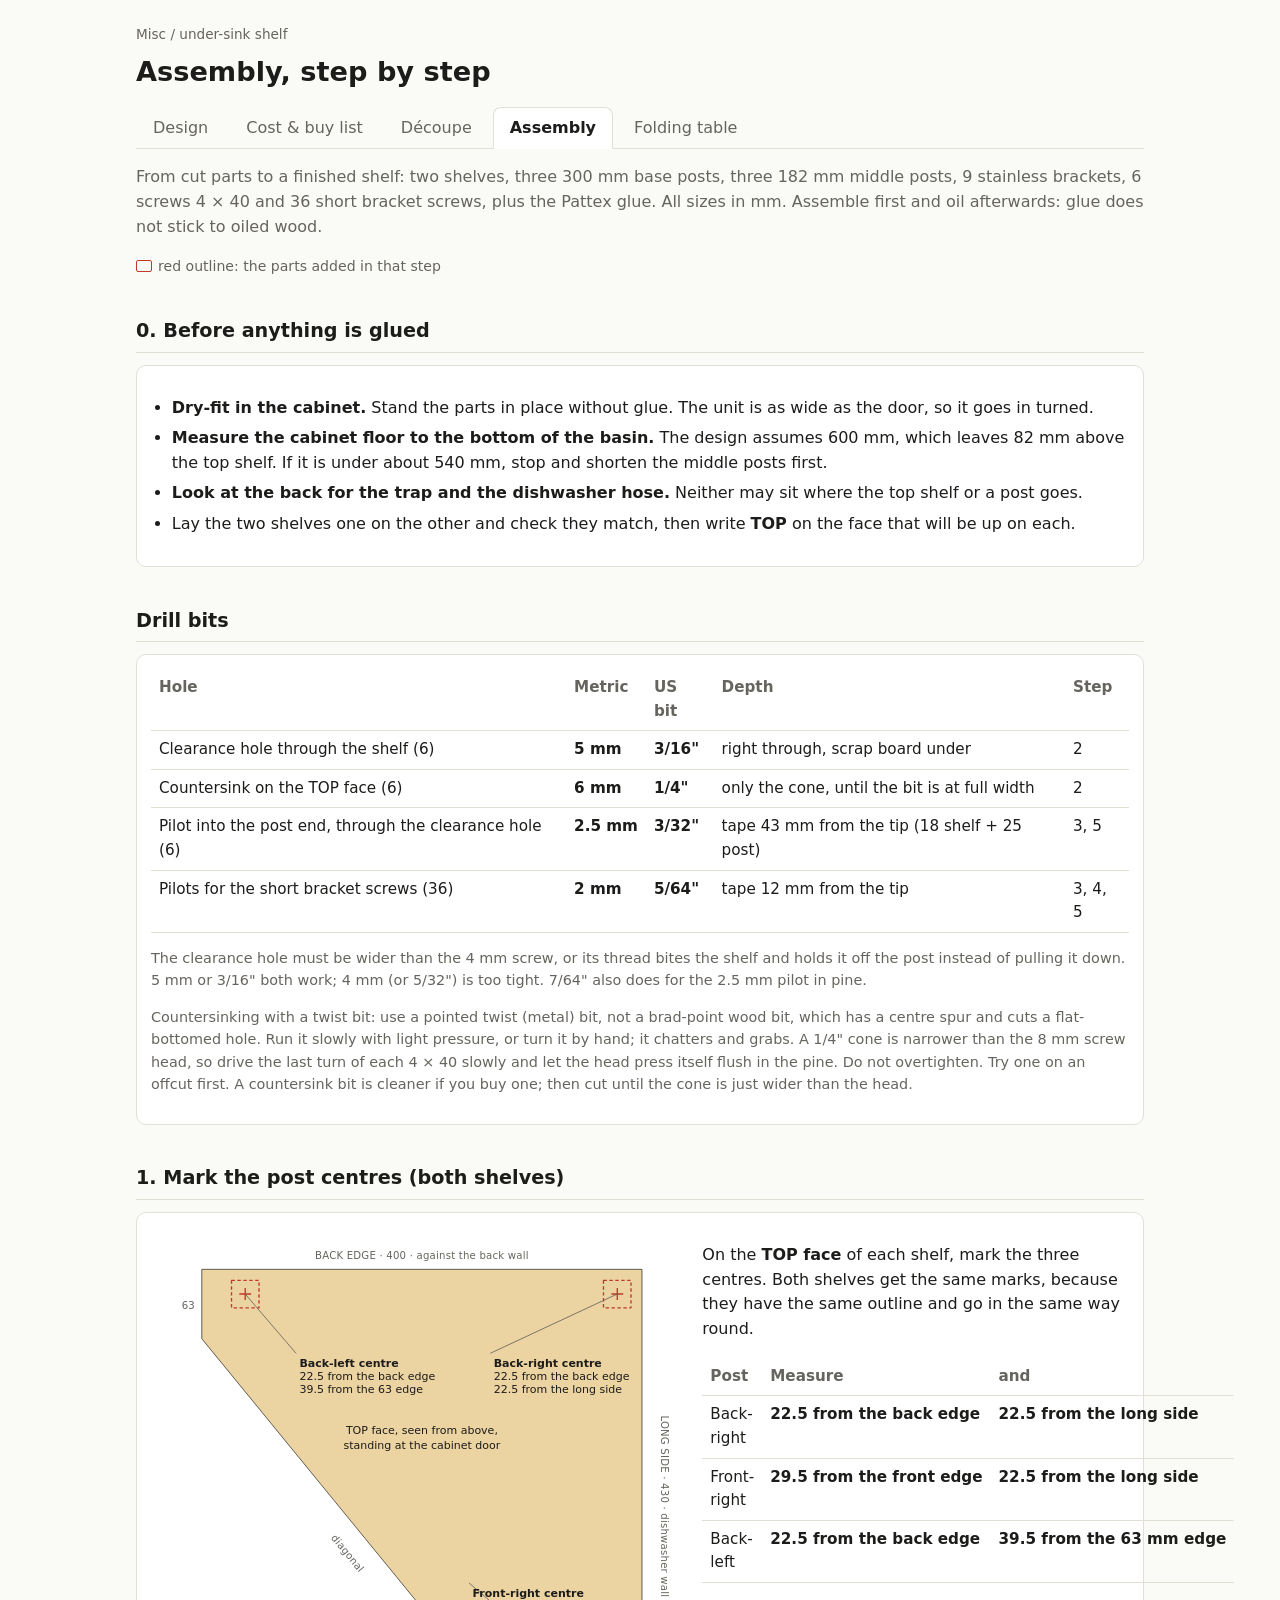
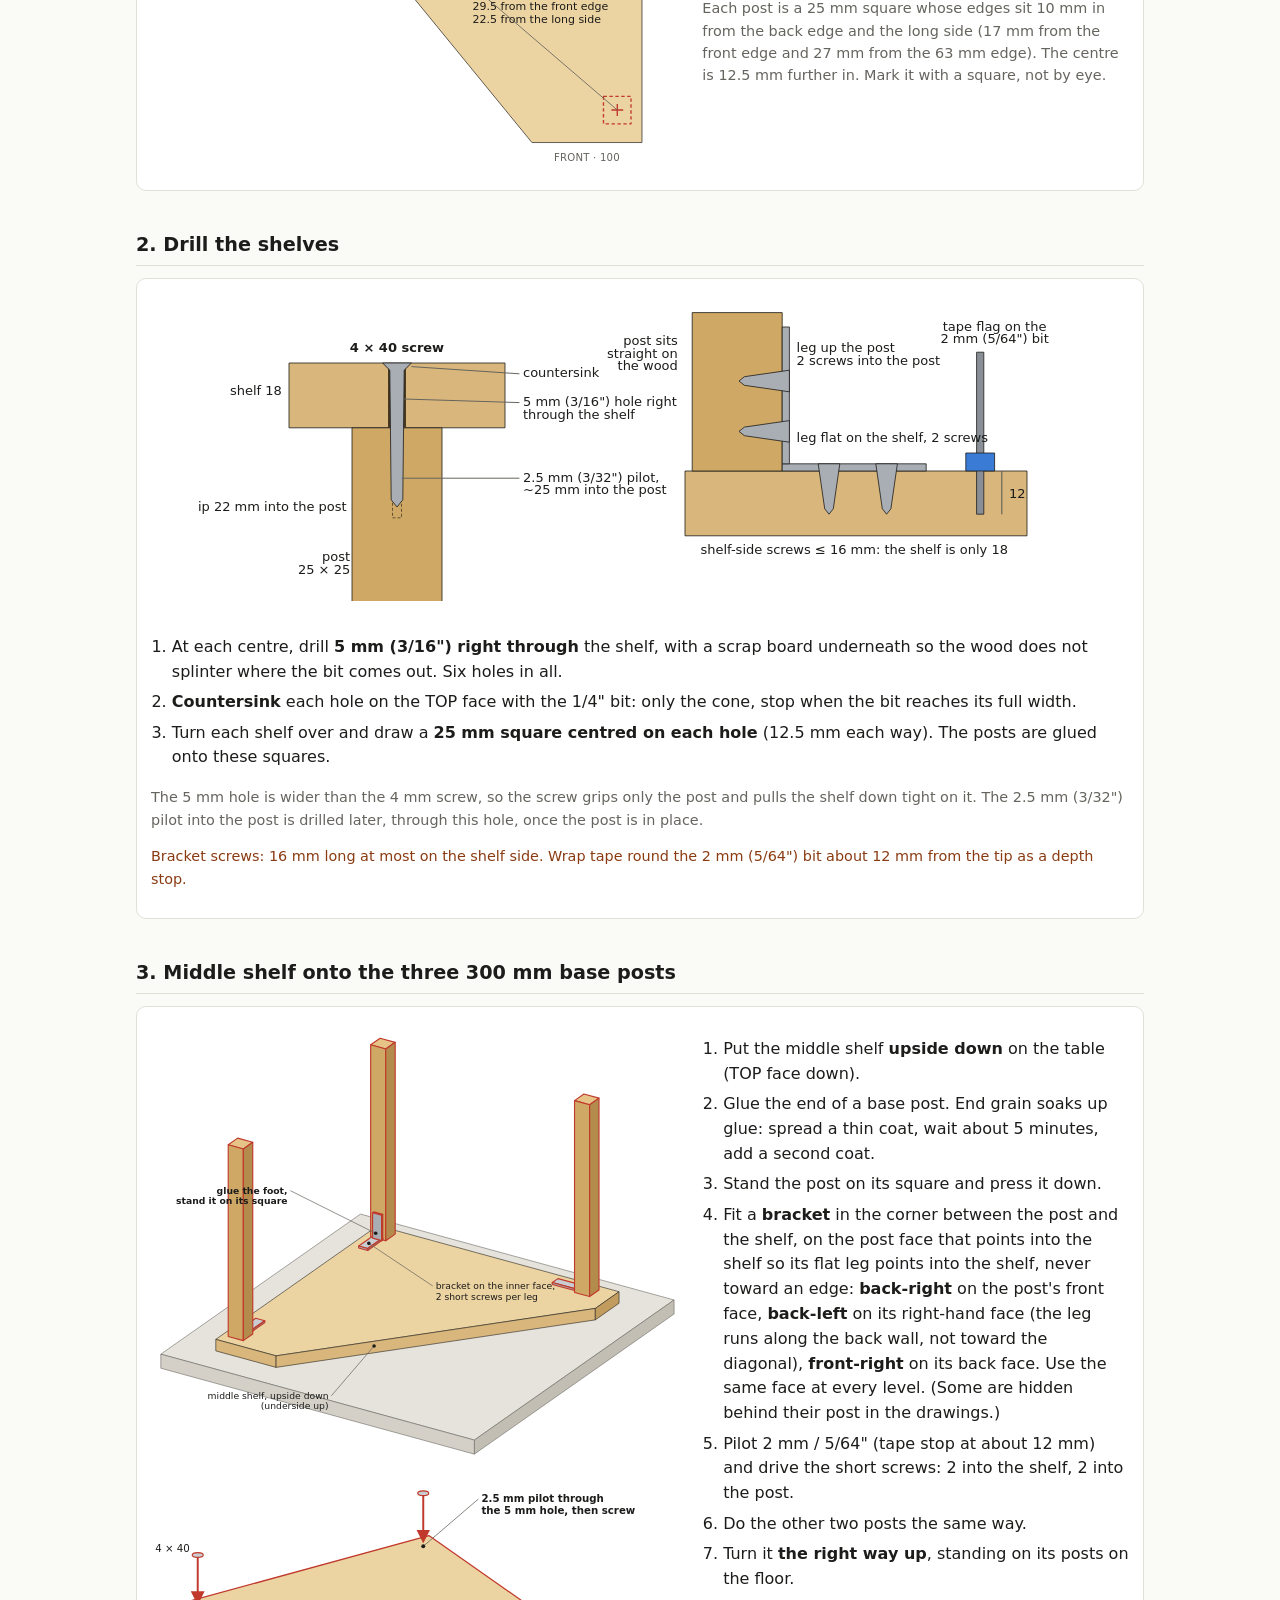
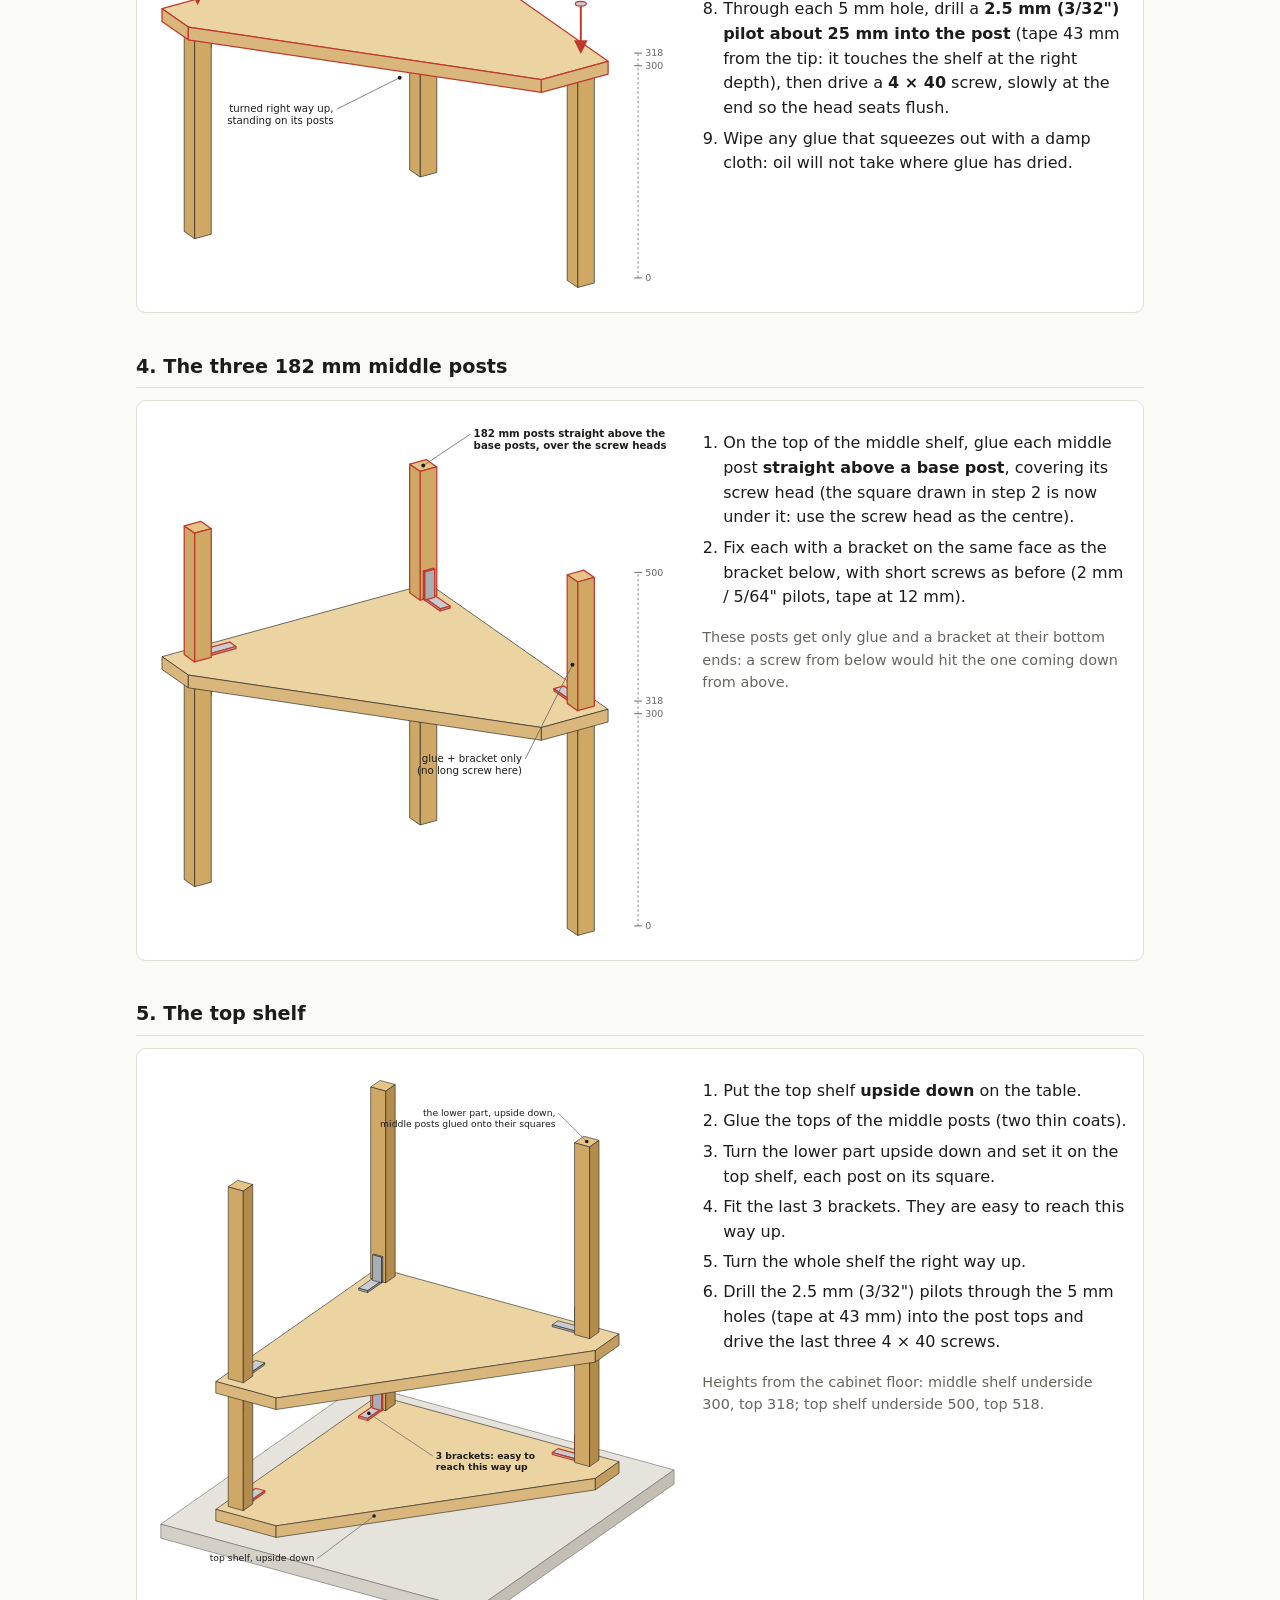
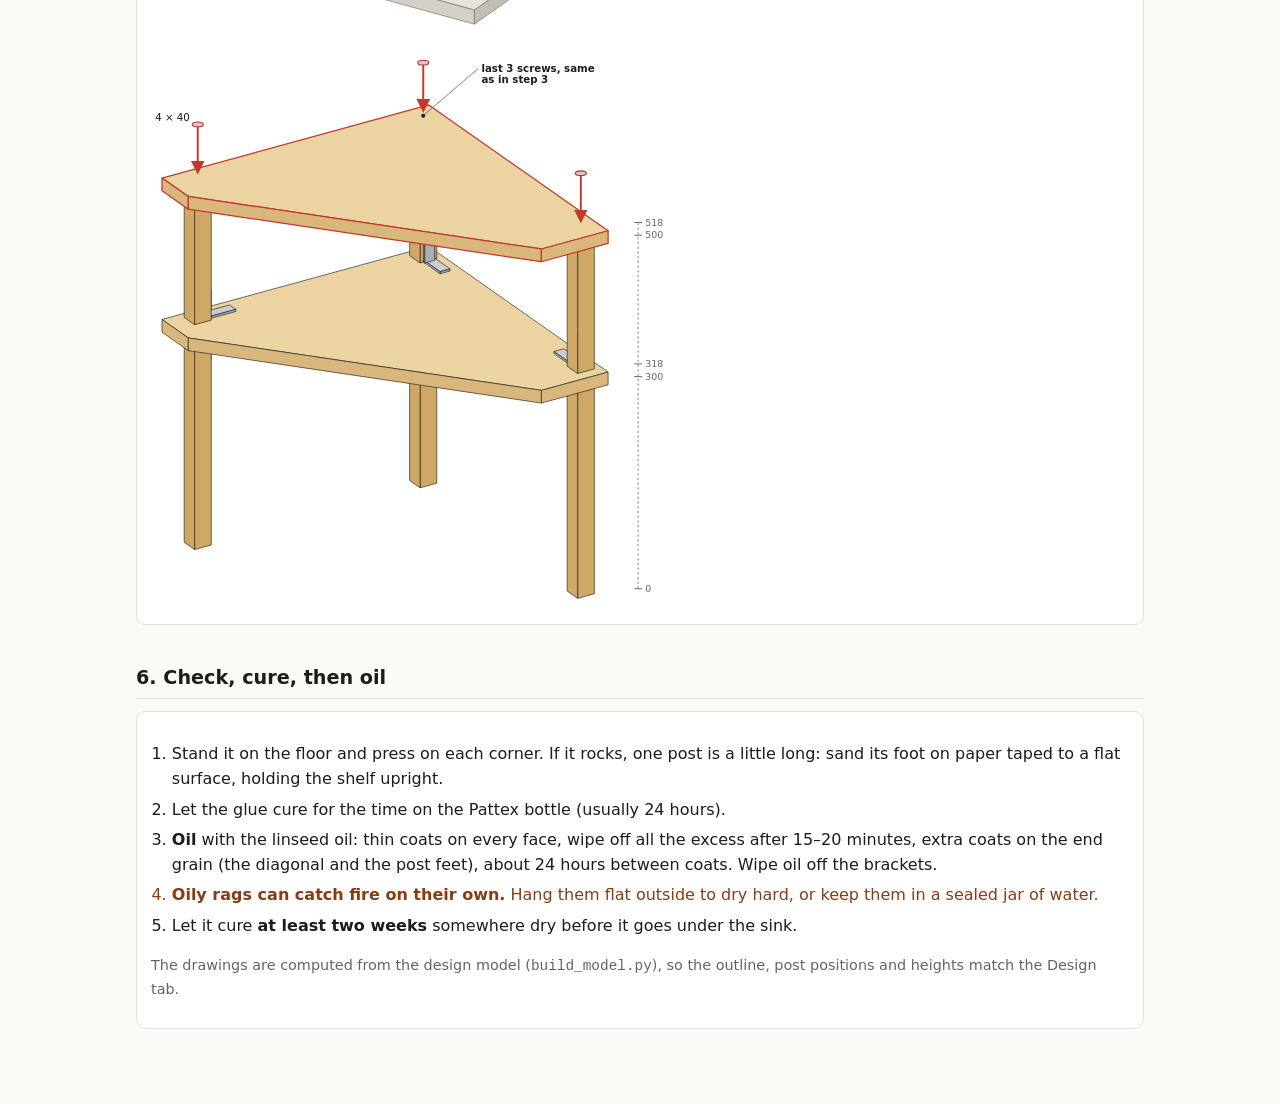
<file: under_sink_shelf/build.html>
<!doctype html>
<html lang="en">
<head>
<meta charset="utf-8">
<meta name="viewport" content="width=device-width, initial-scale=1">
<meta name="robots" content="noindex, nofollow">
<title>Shelf assembly steps</title>
<style>
  :root { --bg:#fafaf7; --fg:#1c1c1a; --mut:#66645e; --card:#ffffff; --line:#e2dfd6; --acc:#9a6a2f; --warn:#8a3b12; --ink:#1c1c1a;
          --pine-t:#ecd3a2; --pine-a:#d9b77c; --pine-b:#c29c5f; --post-t:#e6c387; --post-a:#cfa865; --post-b:#b38b4c;
          --steel-t:#c9ccd1; --steel-a:#a9adb4; --steel-b:#8a8f97; --table-t:#e6e3dc; --table-a:#d4d0c7; --table-b:#c3beb3;
          --new:#c0392b; --hole:#4a3a22; --tape:#3a7bd5; }
  @media (prefers-color-scheme: dark) {
    :root:not([data-theme="light"]) { --bg:#161513; --fg:#ece9e1; --mut:#a6a095; --card:#1f1e1b; --line:#3a3832; --acc:#d3a262; --warn:#f0a074; --ink:#ece9e1;
          --pine-t:#9c7c48; --pine-a:#81653a; --pine-b:#6a522e; --post-t:#a3814a; --post-a:#86683b; --post-b:#6d542f;
          --steel-t:#9aa0a8; --steel-a:#7d838c; --steel-b:#646971; --table-t:#34322d; --table-a:#2c2a26; --table-b:#25231f;
          --new:#ff7a6b; --hole:#1a140c; --tape:#6ea4f0; }
  }
  :root[data-theme="dark"] { --bg:#161513; --fg:#ece9e1; --mut:#a6a095; --card:#1f1e1b; --line:#3a3832; --acc:#d3a262; --warn:#f0a074; --ink:#ece9e1;
          --pine-t:#9c7c48; --pine-a:#81653a; --pine-b:#6a522e; --post-t:#a3814a; --post-a:#86683b; --post-b:#6d542f;
          --steel-t:#9aa0a8; --steel-a:#7d838c; --steel-b:#646971; --table-t:#34322d; --table-a:#2c2a26; --table-b:#25231f;
          --new:#ff7a6b; --hole:#1a140c; --tape:#6ea4f0; }
  * { box-sizing: border-box; }
  body { margin:0; background:var(--bg); color:var(--fg); font:16px/1.55 system-ui, -apple-system, "Segoe UI", sans-serif; }
  .wrap { max-width: 1040px; margin: 0 auto; padding: 24px 16px 64px; }
  h1 { font-size: 1.7rem; margin: .2em 0 .3em; }
  h2 { font-size: 1.2rem; margin: 2em 0 .6em; border-bottom: 1px solid var(--line); padding-bottom: .3em; }
  p.crumb { font-size: .85rem; color: var(--mut); margin: 0; }
  .lede, .note { color: var(--mut); }
  .note { font-size: .9rem; }
  nav.tabs { display: flex; gap: 4px; margin: 14px 0 6px; border-bottom: 1px solid var(--line); flex-wrap: wrap; }
  nav.tabs a { padding: 8px 16px; border: 1px solid transparent; border-bottom: none; border-radius: 8px 8px 0 0; text-decoration: none; color: var(--mut); }
  nav.tabs a[aria-current="page"] { background: var(--card); border-color: var(--line); color: var(--fg); font-weight: 600; margin-bottom: -1px; }
  .card { background: var(--card); border: 1px solid var(--line); border-radius: 10px; padding: 14px; margin: 12px 0; }
  .step { display: grid; grid-template-columns: minmax(0, 1.25fr) minmax(0, 1fr); gap: 18px; align-items: start; }
  .step.single { grid-template-columns: 1fr; }
  @media (max-width: 760px) { .step { grid-template-columns: 1fr; } }
  .figs { display: grid; gap: 10px; }
  svg { width: 100%; height: auto; display: block; margin: 0 auto; }
  svg text { fill: var(--ink); font-family: system-ui, sans-serif; font-size: 13px; }
  svg .lbl.b { font-weight: 650; }
  svg .lbl.edge { fill: var(--mut); font-size: 12px; letter-spacing: .02em; }
  svg .hnum { fill: var(--mut); font-size: 12px; font-variant-numeric: tabular-nums; }
  svg polygon, svg rect { stroke: var(--ink); stroke-width: .8; stroke-linejoin: round; }
  .pine-t { fill: var(--pine-t); } .pine-a { fill: var(--pine-a); } .pine-b { fill: var(--pine-b); }
  .post-t { fill: var(--post-t); } .post-a { fill: var(--post-a); } .post-b { fill: var(--post-b); }
  .steel-t { fill: var(--steel-t); } .steel-a { fill: var(--steel-a); } .steel-b { fill: var(--steel-b); }
  .table-t { fill: var(--table-t); stroke: var(--mut) !important; } .table-a { fill: var(--table-a); stroke: var(--mut) !important; } .table-b { fill: var(--table-b); stroke: var(--mut) !important; }
  svg .new { stroke: var(--new); stroke-width: 1.6; }
  .sq { fill: none; stroke: var(--new) !important; stroke-width: 1.6 !important; stroke-dasharray: 4 3; }
  .cross { stroke: var(--new); stroke-width: 1.6; fill: none; }
  .leader { stroke: var(--mut); stroke-width: 1; }
  .dot { fill: var(--ink); }
  .ext { stroke: var(--mut); stroke-width: 1; stroke-dasharray: 3 3; }
  .tick, .dim { stroke: var(--mut); stroke-width: 1.2; fill: none; }
  .screwline { stroke: var(--new); stroke-width: 2.5; }
  .screwhead { fill: var(--steel-t); stroke: var(--new); stroke-width: 1.5; }
  .arrowhead { fill: var(--new); stroke: none; }
  .hole { fill: var(--hole) !important; stroke: none !important; }
  .pilot { fill: none; stroke: var(--hole) !important; stroke-dasharray: 3 2; }
  .screw { fill: var(--steel-a); }
  .bit { fill: var(--steel-b); }
  .tape { fill: var(--tape); }
  .legend { display: flex; gap: 16px; flex-wrap: wrap; font-size: .88rem; color: var(--mut); margin: 6px 0 0; }
  .legend span::before { content: ""; display: inline-block; width: 14px; height: 10px; margin-right: 6px; vertical-align: -1px; border: 1.6px solid var(--new); border-radius: 2px; }
  ol, ul { padding-left: 1.3em; } li { margin: .35em 0; }
  table { width: 100%; border-collapse: collapse; font-size: .95rem; }
  th, td { text-align: left; padding: 7px 8px; border-bottom: 1px solid var(--line); vertical-align: top; }
  th { color: var(--mut); font-weight: 600; }
  td.v { white-space: nowrap; font-weight: 650; font-variant-numeric: tabular-nums; }
  .warn { color: var(--warn); }
  a { color: var(--acc); }
</style>
</head>
<body>
<div class="wrap">
  <p class="crumb">Misc / under-sink shelf</p>
  <h1>Assembly, step by step</h1>
  <nav class="tabs" aria-label="Shelf pages">
    <a href="index.html">Design</a>
    <a href="buy.html">Cost &amp; buy list</a>
    <a href="cuts.html">Découpe</a>
    <a href="build.html" aria-current="page">Assembly</a>
    <a href="table.html">Folding table</a>
  </nav>
  <p class="lede">From cut parts to a finished shelf: two shelves, three 300 mm base posts, three 182 mm middle posts,
  9 stainless brackets, 6 screws 4 × 40 and 36 short bracket screws, plus the Pattex glue. All sizes in mm.
  Assemble first and oil afterwards: glue does not stick to oiled wood.</p>
  <p class="legend"><span>red outline: the parts added in that step</span></p>

  <h2>0. Before anything is glued</h2>
  <div class="card">
    <ul>
      <li><strong>Dry-fit in the cabinet.</strong> Stand the parts in place without glue. The unit is as wide as the door, so it goes in turned.</li>
      <li><strong>Measure the cabinet floor to the bottom of the basin.</strong> The design assumes 600 mm, which leaves 82 mm above the top shelf. If it is under about 540 mm, stop and shorten the middle posts first.</li>
      <li><strong>Look at the back for the trap and the dishwasher hose.</strong> Neither may sit where the top shelf or a post goes.</li>
      <li>Lay the two shelves one on the other and check they match, then write <strong>TOP</strong> on the face that will be up on each.</li>
    </ul>
  </div>

  <h2>Drill bits</h2>
  <div class="card">
    <table>
      <tr><th>Hole</th><th>Metric</th><th>US bit</th><th>Depth</th><th>Step</th></tr>
      <tr><td>Clearance hole through the shelf (6)</td><td class="v">5 mm</td><td class="v">3/16"</td><td>right through, scrap board under</td><td>2</td></tr>
      <tr><td>Countersink on the TOP face (6)</td><td class="v">6 mm</td><td class="v">1/4"</td><td>only the cone, until the bit is at full width</td><td>2</td></tr>
      <tr><td>Pilot into the post end, through the clearance hole (6)</td><td class="v">2.5 mm</td><td class="v">3/32"</td><td>tape 43 mm from the tip (18 shelf + 25 post)</td><td>3, 5</td></tr>
      <tr><td>Pilots for the short bracket screws (36)</td><td class="v">2 mm</td><td class="v">5/64"</td><td>tape 12 mm from the tip</td><td>3, 4, 5</td></tr>
    </table>
    <p class="note">The clearance hole must be wider than the 4 mm screw, or its thread bites the shelf and holds it off the post instead of pulling it down. 5 mm or 3/16" both work; 4 mm (or 5/32") is too tight. 7/64" also does for the 2.5 mm pilot in pine.</p>
    <p class="note">Countersinking with a twist bit: use a pointed twist (metal) bit, not a brad-point wood bit, which has a centre spur and cuts a flat-bottomed hole. Run it slowly with light pressure, or turn it by hand; it chatters and grabs. A 1/4" cone is narrower than the 8 mm screw head, so drive the last turn of each 4 × 40 slowly and let the head press itself flush in the pine. Do not overtighten. Try one on an offcut first. A countersink bit is cleaner if you buy one; then cut until the cone is just wider than the head.</p>
  </div>

  <h2>1. Mark the post centres (both shelves)</h2>
  <div class="card step">
    <div class="figs"><svg viewBox="0 0 630 649" style="max-width:630px" role="img" aria-label="Top view of a shelf with the three 25 mm post squares and their centres"><polygon class="pine-t" points="580.0,50.0 60.0,50.0 60.0,131.9 450.0,609.0 580.0,609.0"/><rect class="sq" x="534.5" y="63.0" width="32.5" height="32.5"/><path class="cross" d="M543.8,79.2h14M550.8,72.2v14"/><rect class="sq" x="534.5" y="554.4" width="32.5" height="32.5"/><path class="cross" d="M543.8,570.6h14M550.8,563.6v14"/><rect class="sq" x="95.1" y="63.0" width="32.5" height="32.5"/><path class="cross" d="M104.3,79.2h14M111.3,72.2v14"/><text class="lbl edge" x="320" y="38" text-anchor="middle">BACK EDGE · 400 · against the back wall</text><text class="lbl edge" transform="translate(602,330) rotate(90)" text-anchor="middle">LONG SIDE · 430 · dishwasher wall</text><text class="lbl edge" x="515" y="631" text-anchor="middle">FRONT · 100</text><text class="lbl edge" x="52" y="97" text-anchor="end">63</text><text class="lbl edge" transform="translate(229,388) rotate(50.7)" text-anchor="middle">diagonal</text><text class="lbl" x="320" y="245" text-anchor="middle">TOP face, seen from above,</text><text class="lbl" x="320" y="262" text-anchor="middle">standing at the cabinet door</text><line class="leader" x1="550.8" y1="79.2" x2="400.8" y2="149.2"/><text class="lbl b" x="404.8" y="165.2" text-anchor="start">Back-right centre</text><text class="lbl" x="404.8" y="181.2" text-anchor="start">22.5 from the back edge</text><text class="lbl" x="404.8" y="196.2" text-anchor="start">22.5 from the long side</text><line class="leader" x1="111.3" y1="79.2" x2="171.3" y2="149.2"/><text class="lbl b" x="175.3" y="165.2" text-anchor="start">Back-left centre</text><text class="lbl" x="175.3" y="181.2" text-anchor="start">22.5 from the back edge</text><text class="lbl" x="175.3" y="196.2" text-anchor="start">39.5 from the 63 edge</text><line class="leader" x1="550.8" y1="570.6" x2="375.8" y2="420.6"/><text class="lbl b" x="379.8" y="436.6" text-anchor="start">Front-right centre</text><text class="lbl" x="379.8" y="452.6" text-anchor="start">29.5 from the front edge</text><text class="lbl" x="379.8" y="467.6" text-anchor="start">22.5 from the long side</text></svg></div>
    <div>
      <p>On the <strong>TOP face</strong> of each shelf, mark the three centres. Both shelves get the same marks, because they have the same outline and go in the same way round.</p>
      <table><tr><th>Post</th><th>Measure</th><th>and</th></tr><tr><td>Back-right</td><td class='v'>22.5 from the back edge</td><td class='v'>22.5 from the long side</td></tr><tr><td>Front-right</td><td class='v'>29.5 from the front edge</td><td class='v'>22.5 from the long side</td></tr><tr><td>Back-left</td><td class='v'>22.5 from the back edge</td><td class='v'>39.5 from the 63 mm edge</td></tr></table>
      <p class="note">Each post is a 25 mm square whose edges sit 10 mm in from the back edge and the long side
      (17 mm from the front edge and 27 mm from the 63 mm edge). The centre is 12.5 mm further in.
      Mark it with a square, not by eye.</p>
    </div>
  </div>

  <h2>2. Drill the shelves</h2>
  <div class="card step single">
    <div class="figs"><svg viewBox="0 -30 882 308" style="max-width:882px" role="img" aria-label="Cross-sections: the 4 by 40 screw through a 5 mm hole into a 2.5 mm pilot, and a short bracket screw with a tape depth stop on the drill bit"><rect class="pine-a" x="90.0" y="40.0" width="216.0" height="64.8"/><rect class="post-a" x="153.0" y="104.8" width="90.0" height="180.0"/><rect class="hole" x="189.0" y="40.0" width="18.0" height="64.8"/><polygon class="hole" points="183.6,40.0 212.4,40.0 207.0,45.4 189.0,45.4"/><rect class="pilot" x="193.5" y="104.8" width="9.0" height="90.0"/><polygon class="screw" points="183.6,40.0 212.4,40.0 205.2,47.2 203.8,176.8 198.0,184.0 192.2,176.8 190.8,47.2"/><text class="lbl b" x="198.0" y="29.2" text-anchor="middle">4 × 40 screw</text><line class="leader" x1="212.4" y1="43.6" x2="320.4" y2="50.8"/><text class="lbl " x="324.0" y="54.4" text-anchor="start">countersink</text><line class="leader" x1="205.2" y1="76.0" x2="320.4" y2="79.6"/><text class="lbl " x="324.0" y="83.2" text-anchor="start">5 mm (3/16") hole right</text><text class="lbl " x="324.0" y="95.8" text-anchor="start">through the shelf</text><line class="leader" x1="202.7" y1="155.2" x2="320.4" y2="155.2"/><text class="lbl " x="324.0" y="158.8" text-anchor="start">2.5 mm (3/32") pilot,</text><text class="lbl " x="324.0" y="171.4" text-anchor="start">~25 mm into the post</text><text class="lbl " x="82.8" y="72.4" text-anchor="end">shelf 18</text><text class="lbl " x="151.2" y="238.0" text-anchor="end">post</text><text class="lbl " x="151.2" y="250.6" text-anchor="end">25 × 25</text><text class="lbl " x="147.6" y="187.6" text-anchor="end">tip 22 mm into the post</text><rect class="pine-a" x="486.0" y="148.0" width="342.0" height="64.8"/><rect class="post-a" x="493.2" y="-10.4" width="90.0" height="158.4"/><rect class="steel-a" x="583.2" y="140.8" width="144.0" height="7.2"/><rect class="steel-a" x="583.2" y="4.0" width="7.2" height="136.8"/><polygon class="screw" points="619.2,140.8 640.8,140.8 634.3,185.8 630.0,191.2 625.7,185.8"/><polygon class="screw" points="676.8,140.8 698.4,140.8 691.9,185.8 687.6,191.2 683.3,185.8"/><polygon class="screw" points="590.4,47.2 590.4,68.8 545.4,62.3 540.0,58.0 545.4,53.7"/><polygon class="screw" points="590.4,97.6 590.4,119.2 545.4,112.7 540.0,108.4 545.4,104.1"/><rect class="bit" x="777.6" y="29.2" width="7.2" height="162.0"/><rect class="tape" x="766.8" y="130.0" width="28.8" height="18.0"/><path class="dim" d="M802.8,148.0v43.2"/><text class="lbl b" x="648.0" y="-32.0" text-anchor="middle">Bracket: an L around the outside of the corner</text><text class="lbl " x="597.6" y="29.2" text-anchor="start">leg up the post</text><text class="lbl " x="597.6" y="41.8" text-anchor="start">2 screws into the post</text><text class="lbl " x="597.6" y="119.2" text-anchor="start">leg flat on the shelf, 2 screws</text><text class="lbl " x="795.6" y="7.6" text-anchor="middle">tape flag on the</text><text class="lbl " x="795.6" y="20.2" text-anchor="middle">2 mm (5/64") bit</text><text class="lbl " x="810.0" y="175.0" text-anchor="start">12</text><text class="lbl " x="478.8" y="22.0" text-anchor="end">post sits</text><text class="lbl " x="478.8" y="34.6" text-anchor="end">straight on</text><text class="lbl " x="478.8" y="47.2" text-anchor="end">the wood</text><text class="lbl " x="655.2" y="230.8" text-anchor="middle">shelf-side screws ≤ 16 mm: the shelf is only 18</text></svg></div>
    <div>
      <ol>
        <li>At each centre, drill <strong>5 mm (3/16") right through</strong> the shelf, with a scrap board underneath so the wood does not splinter where the bit comes out. Six holes in all.</li>
        <li><strong>Countersink</strong> each hole on the TOP face with the 1/4" bit: only the cone, stop when the bit reaches its full width.</li>
        <li>Turn each shelf over and draw a <strong>25 mm square centred on each hole</strong> (12.5 mm each way). The posts are glued onto these squares.</li>
      </ol>
      <p class="note">The 5 mm hole is wider than the 4 mm screw, so the screw grips only the post and pulls the shelf down tight on it.
      The 2.5 mm (3/32") pilot into the post is drilled later, through this hole, once the post is in place.</p>
      <p class="note warn">Bracket screws: 16 mm long at most on the shelf side. Wrap tape round the 2 mm (5/64") bit about 12 mm from the tip as a depth stop.</p>
    </div>
  </div>

  <h2>3. Middle shelf onto the three 300 mm base posts</h2>
  <div class="card step">
    <div class="figs"><svg viewBox="-319 -304 750 623" style="max-width:750px" role="img" aria-label="Step 3: the middle shelf lies upside down on the table; the three 300 mm base posts stand on it, each with a bracket"><defs><marker id="arr" viewBox="0 0 10 10" refX="8" refY="5" markerWidth="7" markerHeight="7" orient="auto-start-reverse"><path d="M0,0 L10,5 L0,10 z" class="arrowhead"/></marker></defs><polygon class="table-t" points="-24.4,-32.5 416.6,88.3 135.7,285.3 -305.2,164.5"/><polygon class="table-b" points="416.6,108.0 135.7,305.1 135.7,285.3 416.6,88.3"/><polygon class="table-a" points="135.7,305.1 -305.2,184.3 -305.2,164.5 135.7,285.3"/><polygon class="pine-t" points="-227.9,143.7 -143.1,166.9 305.8,100.2 339.2,76.7 0.0,-16.2"/><polygon class="pine-a" points="-227.9,159.9 -143.1,183.1 -143.1,166.9 -227.9,143.7"/><polygon class="pine-a" points="-143.1,183.1 305.8,116.3 305.8,100.2 -143.1,166.9"/><polygon class="pine-b" points="305.8,116.3 339.2,92.9 339.2,76.7 305.8,100.2"/><polygon class="post-t new" points="11.1,-264.7 -10.1,-270.5 3.2,-279.8 24.4,-274.0"/><polygon class="post-a new" points="11.1,5.0 -10.1,-0.8 -10.1,-270.5 11.1,-264.7"/><polygon class="post-b new" points="24.4,-4.3 11.1,5.0 11.1,-264.7 24.4,-274.0"/><polygon class="steel-t new" points="-14.3,16.0 -27.0,12.5 -5.8,-2.4 6.9,1.1"/><polygon class="steel-a new" points="-14.3,18.7 -27.0,15.2 -27.0,12.5 -14.3,16.0"/><polygon class="steel-b new" points="6.9,3.8 -14.3,18.7 -14.3,16.0 6.9,1.1"/><polygon class="steel-t new" points="5.3,-31.0 -7.4,-34.5 -5.8,-35.6 6.9,-32.1"/><polygon class="steel-a new" points="5.3,4.9 -7.4,1.4 -7.4,-34.5 5.3,-31.0"/><polygon class="steel-b new" points="6.9,3.8 5.3,4.9 5.3,-31.0 6.9,-32.1"/><polygon class="steel-t new" points="279.2,39.9 276.7,39.2 284.6,33.6 287.2,34.3"/><polygon class="steel-a new" points="279.2,75.8 276.7,75.1 276.7,39.2 279.2,39.9"/><polygon class="steel-b new" points="287.2,70.2 279.2,75.8 279.2,39.9 287.2,34.3"/><polygon class="steel-t new" points="279.2,73.1 245.3,63.8 253.3,58.3 287.2,67.5"/><polygon class="steel-a new" points="279.2,75.8 245.3,66.5 245.3,63.8 279.2,73.1"/><polygon class="steel-b new" points="287.2,70.2 279.2,75.8 279.2,73.1 287.2,67.5"/><polygon class="post-t new" points="297.8,-186.2 276.6,-192.0 289.8,-201.3 311.0,-195.5"/><polygon class="post-a new" points="297.8,83.5 276.6,77.7 276.6,-192.0 297.8,-186.2"/><polygon class="post-b new" points="311.0,74.2 297.8,83.5 297.8,-186.2 311.0,-195.5"/><polygon class="steel-t new" points="-180.2,99.1 -192.9,95.6 -191.3,94.5 -178.6,98.0"/><polygon class="steel-a new" points="-180.2,135.0 -192.9,131.5 -192.9,95.6 -180.2,99.1"/><polygon class="steel-b new" points="-178.6,133.9 -180.2,135.0 -180.2,99.1 -178.6,98.0"/><polygon class="steel-t new" points="-180.2,132.3 -192.9,128.9 -171.7,114.0 -159.0,117.5"/><polygon class="steel-a new" points="-180.2,135.0 -192.9,131.5 -192.9,128.9 -180.2,132.3"/><polygon class="steel-b new" points="-159.0,120.2 -180.2,135.0 -180.2,132.3 -159.0,117.5"/><polygon class="post-t new" points="-189.2,-124.1 -210.4,-130.0 -197.1,-139.3 -175.9,-133.4"/><polygon class="post-a new" points="-189.2,145.5 -210.4,139.7 -210.4,-130.0 -189.2,-124.1"/><polygon class="post-b new" points="-175.9,136.2 -189.2,145.5 -189.2,-124.1 -175.9,-133.4"/><line class="leader" x1="-5.3" y1="153.0" x2="-65.3" y2="223.0"/><circle class="dot" cx="-5.3" cy="153.0" r="2.5"/><text class="lbl " x="-69.3" y="227.0" text-anchor="end">middle shelf, upside down</text><text class="lbl " x="-69.3" y="242.0" text-anchor="end">(underside up)</text><line class="leader" x1="-3.0" y1="-5.4" x2="-123.0" y2="-65.4"/><circle class="dot" cx="-3.0" cy="-5.4" r="2.5"/><text class="lbl b" x="-127.0" y="-61.4" text-anchor="end">glue the foot,</text><text class="lbl b" x="-127.0" y="-46.4" text-anchor="end">stand it on its square</text><line class="leader" x1="-12.7" y1="8.7" x2="77.3" y2="68.7"/><circle class="dot" cx="-12.7" cy="8.7" r="2.5"/><text class="lbl " x="81.3" y="72.7" text-anchor="start">bracket on the inner face,</text><text class="lbl " x="81.3" y="87.7" text-anchor="start">2 short screws per leg</text></svg><svg viewBox="-14 -457 678 539" style="max-width:678px" role="img" aria-label="Step 3, continued: the shelf turned upright on its posts, with a 4 by 40 screw driven down into each post"><defs><marker id="arr" viewBox="0 0 10 10" refX="8" refY="5" markerWidth="7" markerHeight="7" orient="auto-start-reverse"><path d="M0,0 L10,5 L0,10 z" class="arrowhead"/></marker></defs><polygon class="post-t" points="314.8,-350.7 336.0,-356.5 349.3,-347.2 328.1,-341.4"/><polygon class="post-a" points="349.3,-77.6 328.1,-71.8 328.1,-341.4 349.3,-347.2"/><polygon class="post-a" points="328.1,-71.8 314.8,-81.1 314.8,-350.7 328.1,-341.4"/><polygon class="steel-t" points="332.3,-342.6 345.0,-346.1 366.2,-331.2 353.5,-327.7"/><polygon class="steel-a" points="366.2,-328.5 353.5,-325.0 353.5,-327.7 366.2,-331.2"/><polygon class="steel-a" points="353.5,-325.0 332.3,-339.9 332.3,-342.6 353.5,-327.7"/><polygon class="steel-t" points="332.3,-342.6 345.0,-346.1 346.6,-344.9 333.9,-341.5"/><polygon class="steel-a" points="346.6,-309.0 333.9,-305.5 333.9,-341.5 346.6,-344.9"/><polygon class="steel-a" points="333.9,-305.5 332.3,-306.6 332.3,-342.6 333.9,-341.5"/><polygon class="steel-t" points="52.0,-276.1 54.6,-276.8 62.5,-271.3 60.0,-270.6"/><polygon class="steel-a" points="62.5,-235.3 60.0,-234.6 60.0,-270.6 62.5,-271.3"/><polygon class="steel-a" points="60.0,-234.6 52.0,-240.2 52.0,-276.1 60.0,-270.6"/><polygon class="steel-t" points="52.0,-276.1 86.0,-285.4 93.9,-279.9 60.0,-270.6"/><polygon class="steel-a" points="93.9,-277.2 60.0,-267.9 60.0,-270.6 93.9,-279.9"/><polygon class="steel-a" points="60.0,-267.9 52.0,-273.4 52.0,-276.1 60.0,-270.6"/><polygon class="post-t" points="28.2,-272.2 49.4,-278.0 62.6,-268.7 41.4,-262.9"/><polygon class="post-a" points="62.6,0.9 41.4,6.7 41.4,-262.9 62.6,-268.7"/><polygon class="post-a" points="41.4,6.7 28.2,-2.6 28.2,-272.2 41.4,-262.9"/><polygon class="steel-t" points="517.8,-212.5 530.5,-215.9 532.1,-214.8 519.4,-211.3"/><polygon class="steel-a" points="532.1,-178.9 519.4,-175.4 519.4,-211.3 532.1,-214.8"/><polygon class="steel-a" points="519.4,-175.4 517.8,-176.5 517.8,-212.5 519.4,-211.3"/><polygon class="steel-t" points="498.2,-226.2 510.9,-229.7 532.1,-214.8 519.4,-211.3"/><polygon class="steel-a" points="532.1,-212.1 519.4,-208.7 519.4,-211.3 532.1,-214.8"/><polygon class="steel-a" points="519.4,-208.7 498.2,-223.5 498.2,-226.2 519.4,-211.3"/><polygon class="post-t" points="515.1,-210.2 536.3,-216.0 549.6,-206.7 528.4,-200.9"/><polygon class="post-a" points="549.6,62.9 528.4,68.7 528.4,-200.9 549.6,-206.7"/><polygon class="post-a" points="528.4,68.7 515.1,59.5 515.1,-210.2 528.4,-200.9"/><polygon class="pine-t new" points="339.2,-378.7 0.0,-285.8 33.4,-262.4 482.3,-195.7 567.1,-218.9"/><polygon class="pine-a new" points="0.0,-269.6 33.4,-246.2 33.4,-262.4 0.0,-285.8"/><polygon class="pine-a new" points="33.4,-246.2 482.3,-179.5 482.3,-195.7 33.4,-262.4"/><polygon class="pine-a new" points="482.3,-179.5 567.1,-202.7 567.1,-218.9 482.3,-195.7"/><line class="screwline" x1="332.1" y1="-432.6" x2="332.1" y2="-372.3" marker-end="url(#arr)"/><ellipse class="screwhead" cx="332.1" cy="-432.6" rx="7" ry="3"/><line class="screwline" x1="532.4" y1="-292.0" x2="532.4" y2="-231.8" marker-end="url(#arr)"/><ellipse class="screwhead" cx="532.4" cy="-292.0" rx="7" ry="3"/><line class="screwline" x1="45.4" y1="-354.0" x2="45.4" y2="-293.8" marker-end="url(#arr)"/><ellipse class="screwhead" cx="45.4" cy="-354.0" rx="7" ry="3"/><text class="lbl" x="35.4" y="-358.0" text-anchor="end">4 × 40</text><line class="leader" x1="302.1" y1="-198.0" x2="222.1" y2="-158.0"/><circle class="dot" cx="302.1" cy="-198.0" r="2.5"/><text class="lbl " x="218.1" y="-154.0" text-anchor="end">turned right way up,</text><text class="lbl " x="218.1" y="-139.0" text-anchor="end">standing on its posts</text><line class="leader" x1="332.1" y1="-365.1" x2="402.1" y2="-425.1"/><circle class="dot" cx="332.1" cy="-365.1" r="2.5"/><text class="lbl b" x="406.1" y="-421.1" text-anchor="start">2.5 mm pilot through</text><text class="lbl b" x="406.1" y="-406.1" text-anchor="start">the 5 mm hole, then screw</text><line class="ext" x1="605.2" y1="56.5" x2="605.2" y2="-229.3"/><line class="tick" x1="600.2" y1="56.5" x2="610.2" y2="56.5"/><text class="lbl hnum" x="614.2" y="60.5" text-anchor="start">0</text><line class="tick" x1="600.2" y1="-213.2" x2="610.2" y2="-213.2"/><text class="lbl hnum" x="614.2" y="-209.2" text-anchor="start">300</text><line class="tick" x1="600.2" y1="-229.3" x2="610.2" y2="-229.3"/><text class="lbl hnum" x="614.2" y="-225.3" text-anchor="start">318</text></svg></div>
    <div>
      <ol>
        <li>Put the middle shelf <strong>upside down</strong> on the table (TOP face down).</li>
        <li>Glue the end of a base post. End grain soaks up glue: spread a thin coat, wait about 5 minutes, add a second coat.</li>
        <li>Stand the post on its square and press it down.</li>
        <li>Fit a <strong>bracket</strong> in the corner between the post and the shelf, on the post face that points into the shelf
          so its flat leg points into the shelf, never toward an edge: <strong>back-right</strong> on the post's front face, <strong>back-left</strong> on its right-hand face (the leg runs along the back wall, not toward the diagonal), <strong>front-right</strong> on its back face. Use the same face at every level. (Some are hidden behind their post in the drawings.)</li>
        <li>Pilot 2 mm / 5/64" (tape stop at about 12 mm) and drive the short screws: 2 into the shelf, 2 into the post.</li>
        <li>Do the other two posts the same way.</li>
        <li>Turn it <strong>the right way up</strong>, standing on its posts on the floor.</li>
        <li>Through each 5 mm hole, drill a <strong>2.5 mm (3/32") pilot about 25 mm into the post</strong> (tape 43 mm from the tip: it touches the shelf at the right depth), then drive a <strong>4 × 40</strong> screw, slowly at the end so the head seats flush.</li>
        <li>Wipe any glue that squeezes out with a damp cloth: oil will not take where glue has dried.</li>
      </ol>
    </div>
  </div>

  <h2>4. The three 182 mm middle posts</h2>
  <div class="card step">
    <div class="figs"><svg viewBox="-14 -593 678 675" style="max-width:678px" role="img" aria-label="Step 4: the three 182 mm middle posts glued on the middle shelf above the base posts, each with a bracket"><defs><marker id="arr" viewBox="0 0 10 10" refX="8" refY="5" markerWidth="7" markerHeight="7" orient="auto-start-reverse"><path d="M0,0 L10,5 L0,10 z" class="arrowhead"/></marker></defs><polygon class="post-t" points="314.8,-350.7 336.0,-356.5 349.3,-347.2 328.1,-341.4"/><polygon class="post-a" points="349.3,-77.6 328.1,-71.8 328.1,-341.4 349.3,-347.2"/><polygon class="post-a" points="328.1,-71.8 314.8,-81.1 314.8,-350.7 328.1,-341.4"/><polygon class="steel-t" points="332.3,-342.6 345.0,-346.1 366.2,-331.2 353.5,-327.7"/><polygon class="steel-a" points="366.2,-328.5 353.5,-325.0 353.5,-327.7 366.2,-331.2"/><polygon class="steel-a" points="353.5,-325.0 332.3,-339.9 332.3,-342.6 353.5,-327.7"/><polygon class="steel-t" points="332.3,-342.6 345.0,-346.1 346.6,-344.9 333.9,-341.5"/><polygon class="steel-a" points="346.6,-309.0 333.9,-305.5 333.9,-341.5 346.6,-344.9"/><polygon class="steel-a" points="333.9,-305.5 332.3,-306.6 332.3,-342.6 333.9,-341.5"/><polygon class="steel-t" points="52.0,-276.1 54.6,-276.8 62.5,-271.3 60.0,-270.6"/><polygon class="steel-a" points="62.5,-235.3 60.0,-234.6 60.0,-270.6 62.5,-271.3"/><polygon class="steel-a" points="60.0,-234.6 52.0,-240.2 52.0,-276.1 60.0,-270.6"/><polygon class="steel-t" points="52.0,-276.1 86.0,-285.4 93.9,-279.9 60.0,-270.6"/><polygon class="steel-a" points="93.9,-277.2 60.0,-267.9 60.0,-270.6 93.9,-279.9"/><polygon class="steel-a" points="60.0,-267.9 52.0,-273.4 52.0,-276.1 60.0,-270.6"/><polygon class="post-t" points="28.2,-272.2 49.4,-278.0 62.6,-268.7 41.4,-262.9"/><polygon class="post-a" points="62.6,0.9 41.4,6.7 41.4,-262.9 62.6,-268.7"/><polygon class="post-a" points="41.4,6.7 28.2,-2.6 28.2,-272.2 41.4,-262.9"/><polygon class="steel-t" points="517.8,-212.5 530.5,-215.9 532.1,-214.8 519.4,-211.3"/><polygon class="steel-a" points="532.1,-178.9 519.4,-175.4 519.4,-211.3 532.1,-214.8"/><polygon class="steel-a" points="519.4,-175.4 517.8,-176.5 517.8,-212.5 519.4,-211.3"/><polygon class="steel-t" points="498.2,-226.2 510.9,-229.7 532.1,-214.8 519.4,-211.3"/><polygon class="steel-a" points="532.1,-212.1 519.4,-208.7 519.4,-211.3 532.1,-214.8"/><polygon class="steel-a" points="519.4,-208.7 498.2,-223.5 498.2,-226.2 519.4,-211.3"/><polygon class="post-t" points="515.1,-210.2 536.3,-216.0 549.6,-206.7 528.4,-200.9"/><polygon class="post-a" points="549.6,62.9 528.4,68.7 528.4,-200.9 549.6,-206.7"/><polygon class="post-a" points="528.4,68.7 515.1,59.5 515.1,-210.2 528.4,-200.9"/><polygon class="pine-t" points="339.2,-378.7 0.0,-285.8 33.4,-262.4 482.3,-195.7 567.1,-218.9"/><polygon class="pine-a" points="0.0,-269.6 33.4,-246.2 33.4,-262.4 0.0,-285.8"/><polygon class="pine-a" points="33.4,-246.2 482.3,-179.5 482.3,-195.7 33.4,-262.4"/><polygon class="pine-a" points="482.3,-179.5 567.1,-202.7 567.1,-218.9 482.3,-195.7"/><polygon class="post-t new" points="314.8,-530.5 336.0,-536.3 349.3,-527.0 328.1,-521.2"/><polygon class="post-a new" points="349.3,-363.4 328.1,-357.6 328.1,-521.2 349.3,-527.0"/><polygon class="post-a new" points="328.1,-357.6 314.8,-366.9 314.8,-530.5 328.1,-521.2"/><polygon class="steel-t new" points="332.3,-361.5 345.0,-364.9 366.2,-350.1 353.5,-346.6"/><polygon class="steel-a new" points="366.2,-347.4 353.5,-343.9 353.5,-346.6 366.2,-350.1"/><polygon class="steel-a new" points="353.5,-343.9 332.3,-358.8 332.3,-361.5 353.5,-346.6"/><polygon class="steel-t new" points="332.3,-394.7 345.0,-398.2 346.6,-397.1 333.9,-393.6"/><polygon class="steel-a new" points="346.6,-361.1 333.9,-357.6 333.9,-393.6 346.6,-397.1"/><polygon class="steel-a new" points="333.9,-357.6 332.3,-358.8 332.3,-394.7 333.9,-393.6"/><polygon class="steel-t new" points="52.0,-328.3 54.6,-329.0 62.5,-323.4 60.0,-322.7"/><polygon class="steel-a new" points="62.5,-287.4 60.0,-286.7 60.0,-322.7 62.5,-323.4"/><polygon class="steel-a new" points="60.0,-286.7 52.0,-292.3 52.0,-328.3 60.0,-322.7"/><polygon class="steel-t new" points="52.0,-295.0 86.0,-304.3 93.9,-298.7 60.0,-289.4"/><polygon class="steel-a new" points="93.9,-296.0 60.0,-286.7 60.0,-289.4 93.9,-298.7"/><polygon class="steel-a new" points="60.0,-286.7 52.0,-292.3 52.0,-295.0 60.0,-289.4"/><polygon class="post-t new" points="28.2,-452.0 49.4,-457.8 62.6,-448.5 41.4,-442.7"/><polygon class="post-a new" points="62.6,-284.9 41.4,-279.1 41.4,-442.7 62.6,-448.5"/><polygon class="post-a new" points="41.4,-279.1 28.2,-288.4 28.2,-452.0 41.4,-442.7"/><polygon class="steel-t new" points="517.8,-264.6 530.5,-268.1 532.1,-267.0 519.4,-263.5"/><polygon class="steel-a new" points="532.1,-231.0 519.4,-227.5 519.4,-263.5 532.1,-267.0"/><polygon class="steel-a new" points="519.4,-227.5 517.8,-228.6 517.8,-264.6 519.4,-263.5"/><polygon class="steel-t new" points="498.2,-245.1 510.9,-248.6 532.1,-233.7 519.4,-230.2"/><polygon class="steel-a new" points="532.1,-231.0 519.4,-227.5 519.4,-230.2 532.1,-233.7"/><polygon class="steel-a new" points="519.4,-227.5 498.2,-242.4 498.2,-245.1 519.4,-230.2"/><polygon class="post-t new" points="515.1,-389.9 536.3,-395.8 549.6,-386.5 528.4,-380.7"/><polygon class="post-a new" points="549.6,-222.9 528.4,-217.1 528.4,-380.7 549.6,-386.5"/><polygon class="post-a new" points="528.4,-217.1 515.1,-226.4 515.1,-389.9 528.4,-380.7"/><line class="leader" x1="332.1" y1="-528.7" x2="392.1" y2="-568.7"/><circle class="dot" cx="332.1" cy="-528.7" r="2.5"/><text class="lbl b" x="396.1" y="-564.7" text-anchor="start">182 mm posts straight above the</text><text class="lbl b" x="396.1" y="-549.7" text-anchor="start">base posts, over the screw heads</text><line class="leader" x1="521.8" y1="-275.6" x2="461.8" y2="-155.6"/><circle class="dot" cx="521.8" cy="-275.6" r="2.5"/><text class="lbl " x="457.8" y="-151.6" text-anchor="end">glue + bracket only</text><text class="lbl " x="457.8" y="-136.6" text-anchor="end">(no long screw here)</text><line class="ext" x1="605.2" y1="56.5" x2="605.2" y2="-392.9"/><line class="tick" x1="600.2" y1="56.5" x2="610.2" y2="56.5"/><text class="lbl hnum" x="614.2" y="60.5" text-anchor="start">0</text><line class="tick" x1="600.2" y1="-213.2" x2="610.2" y2="-213.2"/><text class="lbl hnum" x="614.2" y="-209.2" text-anchor="start">300</text><line class="tick" x1="600.2" y1="-229.3" x2="610.2" y2="-229.3"/><text class="lbl hnum" x="614.2" y="-225.3" text-anchor="start">318</text><line class="tick" x1="600.2" y1="-392.9" x2="610.2" y2="-392.9"/><text class="lbl hnum" x="614.2" y="-388.9" text-anchor="start">500</text></svg></div>
    <div>
      <ol>
        <li>On the top of the middle shelf, glue each middle post <strong>straight above a base post</strong>, covering its screw head (the square drawn in step 2 is now under it: use the screw head as the centre).</li>
        <li>Fix each with a bracket on the same face as the bracket below, with short screws as before (2 mm / 5/64" pilots, tape at 12 mm).</li>
      </ol>
      <p class="note">These posts get only glue and a bracket at their bottom ends: a screw from below would hit the one coming down from above.</p>
    </div>
  </div>

  <h2>5. The top shelf</h2>
  <div class="card step">
    <div class="figs"><svg viewBox="-319 -484 750 803" style="max-width:750px" role="img" aria-label="Step 5: the top shelf lies upside down; the lower part is turned over onto it and the three brackets are fitted"><defs><marker id="arr" viewBox="0 0 10 10" refX="8" refY="5" markerWidth="7" markerHeight="7" orient="auto-start-reverse"><path d="M0,0 L10,5 L0,10 z" class="arrowhead"/></marker></defs><polygon class="table-t" points="-24.4,-32.5 416.6,88.3 135.7,285.3 -305.2,164.5"/><polygon class="table-b" points="416.6,108.0 135.7,305.1 135.7,285.3 416.6,88.3"/><polygon class="table-a" points="135.7,305.1 -305.2,184.3 -305.2,164.5 135.7,285.3"/><polygon class="pine-t" points="-227.9,143.7 -143.1,166.9 305.8,100.2 339.2,76.7 0.0,-16.2"/><polygon class="pine-a" points="-227.9,159.9 -143.1,183.1 -143.1,166.9 -227.9,143.7"/><polygon class="pine-a" points="-143.1,183.1 305.8,116.3 305.8,100.2 -143.1,166.9"/><polygon class="pine-b" points="305.8,116.3 339.2,92.9 339.2,76.7 305.8,100.2"/><polygon class="post-t" points="11.1,-158.6 -10.1,-164.4 3.2,-173.7 24.4,-167.9"/><polygon class="post-a" points="11.1,5.0 -10.1,-0.8 -10.1,-164.4 11.1,-158.6"/><polygon class="post-b" points="24.4,-4.3 11.1,5.0 11.1,-158.6 24.4,-167.9"/><polygon class="steel-t" points="-14.3,-144.9 -27.0,-148.4 -5.8,-163.3 6.9,-159.8"/><polygon class="steel-a" points="-14.3,-142.2 -27.0,-145.7 -27.0,-148.4 -14.3,-144.9"/><polygon class="steel-b" points="6.9,-157.1 -14.3,-142.2 -14.3,-144.9 6.9,-159.8"/><polygon class="steel-t new" points="-14.3,16.0 -27.0,12.5 -5.8,-2.4 6.9,1.1"/><polygon class="steel-a new" points="-14.3,18.7 -27.0,15.2 -27.0,12.5 -14.3,16.0"/><polygon class="steel-b new" points="6.9,3.8 -14.3,18.7 -14.3,16.0 6.9,1.1"/><polygon class="steel-t" points="5.3,-158.7 -7.4,-162.1 -5.8,-163.3 6.9,-159.8"/><polygon class="steel-a" points="5.3,-122.7 -7.4,-126.2 -7.4,-162.1 5.3,-158.7"/><polygon class="steel-b" points="6.9,-123.8 5.3,-122.7 5.3,-158.7 6.9,-159.8"/><polygon class="steel-t new" points="5.3,-31.0 -7.4,-34.5 -5.8,-35.6 6.9,-32.1"/><polygon class="steel-a new" points="5.3,4.9 -7.4,1.4 -7.4,-34.5 5.3,-31.0"/><polygon class="steel-b new" points="6.9,3.8 5.3,4.9 5.3,-31.0 6.9,-32.1"/><polygon class="steel-t" points="279.2,-87.8 276.7,-88.5 284.6,-94.0 287.2,-93.3"/><polygon class="steel-a" points="279.2,-51.8 276.7,-52.5 276.7,-88.5 279.2,-87.8"/><polygon class="steel-b" points="287.2,-57.4 279.2,-51.8 279.2,-87.8 287.2,-93.3"/><polygon class="steel-t new" points="279.2,39.9 276.7,39.2 284.6,33.6 287.2,34.3"/><polygon class="steel-a new" points="279.2,75.8 276.7,75.1 276.7,39.2 279.2,39.9"/><polygon class="steel-b new" points="287.2,70.2 279.2,75.8 279.2,39.9 287.2,34.3"/><polygon class="steel-t" points="279.2,-87.8 245.3,-97.1 253.3,-102.6 287.2,-93.3"/><polygon class="steel-a" points="279.2,-85.1 245.3,-94.4 245.3,-97.1 279.2,-87.8"/><polygon class="steel-b" points="287.2,-90.6 279.2,-85.1 279.2,-87.8 287.2,-93.3"/><polygon class="steel-t new" points="279.2,73.1 245.3,63.8 253.3,58.3 287.2,67.5"/><polygon class="steel-a new" points="279.2,75.8 245.3,66.5 245.3,63.8 279.2,73.1"/><polygon class="steel-b new" points="287.2,70.2 279.2,75.8 279.2,73.1 287.2,67.5"/><polygon class="post-t" points="297.8,-80.1 276.6,-85.9 289.8,-95.2 311.0,-89.4"/><polygon class="post-a" points="297.8,83.5 276.6,77.7 276.6,-85.9 297.8,-80.1"/><polygon class="post-b" points="311.0,74.2 297.8,83.5 297.8,-80.1 311.0,-89.4"/><polygon class="steel-t" points="-180.2,-28.5 -192.9,-32.0 -191.3,-33.1 -178.6,-29.7"/><polygon class="steel-a" points="-180.2,7.4 -192.9,3.9 -192.9,-32.0 -180.2,-28.5"/><polygon class="steel-b" points="-178.6,6.3 -180.2,7.4 -180.2,-28.5 -178.6,-29.7"/><polygon class="steel-t new" points="-180.2,99.1 -192.9,95.6 -191.3,94.5 -178.6,98.0"/><polygon class="steel-a new" points="-180.2,135.0 -192.9,131.5 -192.9,95.6 -180.2,99.1"/><polygon class="steel-b new" points="-178.6,133.9 -180.2,135.0 -180.2,99.1 -178.6,98.0"/><polygon class="steel-t" points="-180.2,-28.5 -192.9,-32.0 -171.7,-46.9 -159.0,-43.4"/><polygon class="steel-a" points="-180.2,-25.9 -192.9,-29.3 -192.9,-32.0 -180.2,-28.5"/><polygon class="steel-b" points="-159.0,-40.7 -180.2,-25.9 -180.2,-28.5 -159.0,-43.4"/><polygon class="steel-t new" points="-180.2,132.3 -192.9,128.9 -171.7,114.0 -159.0,117.5"/><polygon class="steel-a new" points="-180.2,135.0 -192.9,131.5 -192.9,128.9 -180.2,132.3"/><polygon class="steel-b new" points="-159.0,120.2 -180.2,135.0 -180.2,132.3 -159.0,117.5"/><polygon class="post-t" points="-189.2,-18.1 -210.4,-23.9 -197.1,-33.2 -175.9,-27.4"/><polygon class="post-a" points="-189.2,145.5 -210.4,139.7 -210.4,-23.9 -189.2,-18.1"/><polygon class="post-b" points="-175.9,136.2 -189.2,145.5 -189.2,-18.1 -175.9,-27.4"/><polygon class="pine-t" points="-227.9,-36.1 -143.1,-12.9 305.8,-79.6 339.2,-103.0 0.0,-195.9"/><polygon class="pine-a" points="-227.9,-19.9 -143.1,3.3 -143.1,-12.9 -227.9,-36.1"/><polygon class="pine-a" points="-143.1,3.3 305.8,-63.4 305.8,-79.6 -143.1,-12.9"/><polygon class="pine-b" points="305.8,-63.4 339.2,-86.8 339.2,-103.0 305.8,-79.6"/><polygon class="post-t" points="11.1,-444.4 -10.1,-450.2 3.2,-459.5 24.4,-453.7"/><polygon class="post-a" points="11.1,-174.8 -10.1,-180.6 -10.1,-450.2 11.1,-444.4"/><polygon class="post-b" points="24.4,-184.1 11.1,-174.8 11.1,-444.4 24.4,-453.7"/><polygon class="steel-t" points="-14.3,-163.8 -27.0,-167.3 -5.8,-182.1 6.9,-178.7"/><polygon class="steel-a" points="-14.3,-161.1 -27.0,-164.6 -27.0,-167.3 -14.3,-163.8"/><polygon class="steel-b" points="6.9,-176.0 -14.3,-161.1 -14.3,-163.8 6.9,-178.7"/><polygon class="steel-t" points="5.3,-210.8 -7.4,-214.3 -5.8,-215.4 6.9,-211.9"/><polygon class="steel-a" points="5.3,-174.8 -7.4,-178.3 -7.4,-214.3 5.3,-210.8"/><polygon class="steel-b" points="6.9,-176.0 5.3,-174.8 5.3,-210.8 6.9,-211.9"/><polygon class="steel-t" points="279.2,-139.9 276.7,-140.6 284.6,-146.2 287.2,-145.5"/><polygon class="steel-a" points="279.2,-103.9 276.7,-104.6 276.7,-140.6 279.2,-139.9"/><polygon class="steel-b" points="287.2,-109.5 279.2,-103.9 279.2,-139.9 287.2,-145.5"/><polygon class="steel-t" points="279.2,-106.6 245.3,-115.9 253.3,-121.5 287.2,-112.2"/><polygon class="steel-a" points="279.2,-103.9 245.3,-113.2 245.3,-115.9 279.2,-106.6"/><polygon class="steel-b" points="287.2,-109.5 279.2,-103.9 279.2,-106.6 287.2,-112.2"/><polygon class="post-t" points="297.8,-365.9 276.6,-371.7 289.8,-381.0 311.0,-375.2"/><polygon class="post-a" points="297.8,-96.3 276.6,-102.1 276.6,-371.7 297.8,-365.9"/><polygon class="post-b" points="311.0,-105.6 297.8,-96.3 297.8,-365.9 311.0,-375.2"/><polygon class="steel-t" points="-180.2,-80.7 -192.9,-84.2 -191.3,-85.3 -178.6,-81.8"/><polygon class="steel-a" points="-180.2,-44.7 -192.9,-48.2 -192.9,-84.2 -180.2,-80.7"/><polygon class="steel-b" points="-178.6,-45.8 -180.2,-44.7 -180.2,-80.7 -178.6,-81.8"/><polygon class="steel-t" points="-180.2,-47.4 -192.9,-50.9 -171.7,-65.8 -159.0,-62.3"/><polygon class="steel-a" points="-180.2,-44.7 -192.9,-48.2 -192.9,-50.9 -180.2,-47.4"/><polygon class="steel-b" points="-159.0,-59.6 -180.2,-44.7 -180.2,-47.4 -159.0,-62.3"/><polygon class="post-t" points="-189.2,-303.9 -210.4,-309.7 -197.1,-319.0 -175.9,-313.2"/><polygon class="post-a" points="-189.2,-34.3 -210.4,-40.1 -210.4,-309.7 -189.2,-303.9"/><polygon class="post-b" points="-175.9,-43.6 -189.2,-34.3 -189.2,-303.9 -175.9,-313.2"/><line class="leader" x1="-5.3" y1="153.0" x2="-85.3" y2="213.0"/><circle class="dot" cx="-5.3" cy="153.0" r="2.5"/><text class="lbl " x="-89.3" y="217.0" text-anchor="end">top shelf, upside down</text><line class="leader" x1="293.8" y1="-373.5" x2="253.8" y2="-413.5"/><circle class="dot" cx="293.8" cy="-373.5" r="2.5"/><text class="lbl " x="249.8" y="-409.5" text-anchor="end">the lower part, upside down,</text><text class="lbl " x="249.8" y="-394.5" text-anchor="end">middle posts glued onto their squares</text><line class="leader" x1="-12.7" y1="8.7" x2="77.3" y2="68.7"/><circle class="dot" cx="-12.7" cy="8.7" r="2.5"/><text class="lbl b" x="81.3" y="72.7" text-anchor="start">3 brackets: easy to</text><text class="lbl b" x="81.3" y="87.7" text-anchor="start">reach this way up</text></svg><svg viewBox="-14 -636 678 719" style="max-width:678px" role="img" aria-label="Step 5, continued: the finished shelf upright, with the last three screws going down into the middle posts; heights 300, 318, 500 and 518 mm"><defs><marker id="arr" viewBox="0 0 10 10" refX="8" refY="5" markerWidth="7" markerHeight="7" orient="auto-start-reverse"><path d="M0,0 L10,5 L0,10 z" class="arrowhead"/></marker></defs><polygon class="post-t" points="314.8,-350.7 336.0,-356.5 349.3,-347.2 328.1,-341.4"/><polygon class="post-a" points="349.3,-77.6 328.1,-71.8 328.1,-341.4 349.3,-347.2"/><polygon class="post-a" points="328.1,-71.8 314.8,-81.1 314.8,-350.7 328.1,-341.4"/><polygon class="steel-t" points="332.3,-342.6 345.0,-346.1 366.2,-331.2 353.5,-327.7"/><polygon class="steel-a" points="366.2,-328.5 353.5,-325.0 353.5,-327.7 366.2,-331.2"/><polygon class="steel-a" points="353.5,-325.0 332.3,-339.9 332.3,-342.6 353.5,-327.7"/><polygon class="steel-t" points="332.3,-342.6 345.0,-346.1 346.6,-344.9 333.9,-341.5"/><polygon class="steel-a" points="346.6,-309.0 333.9,-305.5 333.9,-341.5 346.6,-344.9"/><polygon class="steel-a" points="333.9,-305.5 332.3,-306.6 332.3,-342.6 333.9,-341.5"/><polygon class="steel-t" points="52.0,-276.1 54.6,-276.8 62.5,-271.3 60.0,-270.6"/><polygon class="steel-a" points="62.5,-235.3 60.0,-234.6 60.0,-270.6 62.5,-271.3"/><polygon class="steel-a" points="60.0,-234.6 52.0,-240.2 52.0,-276.1 60.0,-270.6"/><polygon class="steel-t" points="52.0,-276.1 86.0,-285.4 93.9,-279.9 60.0,-270.6"/><polygon class="steel-a" points="93.9,-277.2 60.0,-267.9 60.0,-270.6 93.9,-279.9"/><polygon class="steel-a" points="60.0,-267.9 52.0,-273.4 52.0,-276.1 60.0,-270.6"/><polygon class="post-t" points="28.2,-272.2 49.4,-278.0 62.6,-268.7 41.4,-262.9"/><polygon class="post-a" points="62.6,0.9 41.4,6.7 41.4,-262.9 62.6,-268.7"/><polygon class="post-a" points="41.4,6.7 28.2,-2.6 28.2,-272.2 41.4,-262.9"/><polygon class="steel-t" points="517.8,-212.5 530.5,-215.9 532.1,-214.8 519.4,-211.3"/><polygon class="steel-a" points="532.1,-178.9 519.4,-175.4 519.4,-211.3 532.1,-214.8"/><polygon class="steel-a" points="519.4,-175.4 517.8,-176.5 517.8,-212.5 519.4,-211.3"/><polygon class="steel-t" points="498.2,-226.2 510.9,-229.7 532.1,-214.8 519.4,-211.3"/><polygon class="steel-a" points="532.1,-212.1 519.4,-208.7 519.4,-211.3 532.1,-214.8"/><polygon class="steel-a" points="519.4,-208.7 498.2,-223.5 498.2,-226.2 519.4,-211.3"/><polygon class="post-t" points="515.1,-210.2 536.3,-216.0 549.6,-206.7 528.4,-200.9"/><polygon class="post-a" points="549.6,62.9 528.4,68.7 528.4,-200.9 549.6,-206.7"/><polygon class="post-a" points="528.4,68.7 515.1,59.5 515.1,-210.2 528.4,-200.9"/><polygon class="pine-t" points="339.2,-378.7 0.0,-285.8 33.4,-262.4 482.3,-195.7 567.1,-218.9"/><polygon class="pine-a" points="0.0,-269.6 33.4,-246.2 33.4,-262.4 0.0,-285.8"/><polygon class="pine-a" points="33.4,-246.2 482.3,-179.5 482.3,-195.7 33.4,-262.4"/><polygon class="pine-a" points="482.3,-179.5 567.1,-202.7 567.1,-218.9 482.3,-195.7"/><polygon class="post-t" points="314.8,-530.5 336.0,-536.3 349.3,-527.0 328.1,-521.2"/><polygon class="post-a" points="349.3,-363.4 328.1,-357.6 328.1,-521.2 349.3,-527.0"/><polygon class="post-a" points="328.1,-357.6 314.8,-366.9 314.8,-530.5 328.1,-521.2"/><polygon class="steel-t" points="332.3,-361.5 345.0,-364.9 366.2,-350.1 353.5,-346.6"/><polygon class="steel-a" points="366.2,-347.4 353.5,-343.9 353.5,-346.6 366.2,-350.1"/><polygon class="steel-a" points="353.5,-343.9 332.3,-358.8 332.3,-361.5 353.5,-346.6"/><polygon class="steel-t" points="332.3,-394.7 345.0,-398.2 346.6,-397.1 333.9,-393.6"/><polygon class="steel-a" points="346.6,-361.1 333.9,-357.6 333.9,-393.6 346.6,-397.1"/><polygon class="steel-a" points="333.9,-357.6 332.3,-358.8 332.3,-394.7 333.9,-393.6"/><polygon class="steel-t" points="52.0,-328.3 54.6,-329.0 62.5,-323.4 60.0,-322.7"/><polygon class="steel-a" points="62.5,-287.4 60.0,-286.7 60.0,-322.7 62.5,-323.4"/><polygon class="steel-a" points="60.0,-286.7 52.0,-292.3 52.0,-328.3 60.0,-322.7"/><polygon class="steel-t" points="52.0,-295.0 86.0,-304.3 93.9,-298.7 60.0,-289.4"/><polygon class="steel-a" points="93.9,-296.0 60.0,-286.7 60.0,-289.4 93.9,-298.7"/><polygon class="steel-a" points="60.0,-286.7 52.0,-292.3 52.0,-295.0 60.0,-289.4"/><polygon class="post-t" points="28.2,-452.0 49.4,-457.8 62.6,-448.5 41.4,-442.7"/><polygon class="post-a" points="62.6,-284.9 41.4,-279.1 41.4,-442.7 62.6,-448.5"/><polygon class="post-a" points="41.4,-279.1 28.2,-288.4 28.2,-452.0 41.4,-442.7"/><polygon class="steel-t" points="517.8,-264.6 530.5,-268.1 532.1,-267.0 519.4,-263.5"/><polygon class="steel-a" points="532.1,-231.0 519.4,-227.5 519.4,-263.5 532.1,-267.0"/><polygon class="steel-a" points="519.4,-227.5 517.8,-228.6 517.8,-264.6 519.4,-263.5"/><polygon class="steel-t" points="498.2,-245.1 510.9,-248.6 532.1,-233.7 519.4,-230.2"/><polygon class="steel-a" points="532.1,-231.0 519.4,-227.5 519.4,-230.2 532.1,-233.7"/><polygon class="steel-a" points="519.4,-227.5 498.2,-242.4 498.2,-245.1 519.4,-230.2"/><polygon class="post-t" points="515.1,-389.9 536.3,-395.8 549.6,-386.5 528.4,-380.7"/><polygon class="post-a" points="549.6,-222.9 528.4,-217.1 528.4,-380.7 549.6,-386.5"/><polygon class="post-a" points="528.4,-217.1 515.1,-226.4 515.1,-389.9 528.4,-380.7"/><polygon class="pine-t new" points="339.2,-558.5 0.0,-465.6 33.4,-442.2 482.3,-375.4 567.1,-398.6"/><polygon class="pine-a new" points="0.0,-449.4 33.4,-426.0 33.4,-442.2 0.0,-465.6"/><polygon class="pine-a new" points="33.4,-426.0 482.3,-359.2 482.3,-375.4 33.4,-442.2"/><polygon class="pine-a new" points="482.3,-359.2 567.1,-382.5 567.1,-398.6 482.3,-375.4"/><line class="screwline" x1="332.1" y1="-612.3" x2="332.1" y2="-552.1" marker-end="url(#arr)"/><ellipse class="screwhead" cx="332.1" cy="-612.3" rx="7" ry="3"/><line class="screwline" x1="532.4" y1="-471.8" x2="532.4" y2="-411.6" marker-end="url(#arr)"/><ellipse class="screwhead" cx="532.4" cy="-471.8" rx="7" ry="3"/><line class="screwline" x1="45.4" y1="-533.8" x2="45.4" y2="-473.6" marker-end="url(#arr)"/><ellipse class="screwhead" cx="45.4" cy="-533.8" rx="7" ry="3"/><text class="lbl" x="35.4" y="-537.8" text-anchor="end">4 × 40</text><line class="leader" x1="332.1" y1="-544.9" x2="402.1" y2="-604.9"/><circle class="dot" cx="332.1" cy="-544.9" r="2.5"/><text class="lbl b" x="406.1" y="-600.9" text-anchor="start">last 3 screws, same</text><text class="lbl b" x="406.1" y="-585.9" text-anchor="start">as in step 3</text><line class="ext" x1="605.2" y1="56.5" x2="605.2" y2="-409.1"/><line class="tick" x1="600.2" y1="56.5" x2="610.2" y2="56.5"/><text class="lbl hnum" x="614.2" y="60.5" text-anchor="start">0</text><line class="tick" x1="600.2" y1="-213.2" x2="610.2" y2="-213.2"/><text class="lbl hnum" x="614.2" y="-209.2" text-anchor="start">300</text><line class="tick" x1="600.2" y1="-229.3" x2="610.2" y2="-229.3"/><text class="lbl hnum" x="614.2" y="-225.3" text-anchor="start">318</text><line class="tick" x1="600.2" y1="-392.9" x2="610.2" y2="-392.9"/><text class="lbl hnum" x="614.2" y="-388.9" text-anchor="start">500</text><line class="tick" x1="600.2" y1="-409.1" x2="610.2" y2="-409.1"/><text class="lbl hnum" x="614.2" y="-405.1" text-anchor="start">518</text></svg></div>
    <div>
      <ol>
        <li>Put the top shelf <strong>upside down</strong> on the table.</li>
        <li>Glue the tops of the middle posts (two thin coats).</li>
        <li>Turn the lower part upside down and set it on the top shelf, each post on its square.</li>
        <li>Fit the last 3 brackets. They are easy to reach this way up.</li>
        <li>Turn the whole shelf the right way up.</li>
        <li>Drill the 2.5 mm (3/32") pilots through the 5 mm holes (tape at 43 mm) into the post tops and drive the last three 4 × 40 screws.</li>
      </ol>
      <p class="note">Heights from the cabinet floor: middle shelf underside 300, top 318; top shelf underside 500, top 518.</p>
    </div>
  </div>

  <h2>6. Check, cure, then oil</h2>
  <div class="card">
    <ol>
      <li>Stand it on the floor and press on each corner. If it rocks, one post is a little long: sand its foot on paper taped to a flat surface, holding the shelf upright.</li>
      <li>Let the glue cure for the time on the Pattex bottle (usually 24 hours).</li>
      <li><strong>Oil</strong> with the linseed oil: thin coats on every face, wipe off all the excess after 15–20 minutes, extra coats on the end grain (the diagonal and the post feet), about 24 hours between coats. Wipe oil off the brackets.</li>
      <li class="warn"><strong>Oily rags can catch fire on their own.</strong> Hang them flat outside to dry hard, or keep them in a sealed jar of water.</li>
      <li>Let it cure <strong>at least two weeks</strong> somewhere dry before it goes under the sink.</li>
    </ol>
    <p class="note">The drawings are computed from the design model (<code>build_model.py</code>), so the outline, post positions and heights match the Design tab.</p>
  </div>
</div>
</body>
</html>
</file>
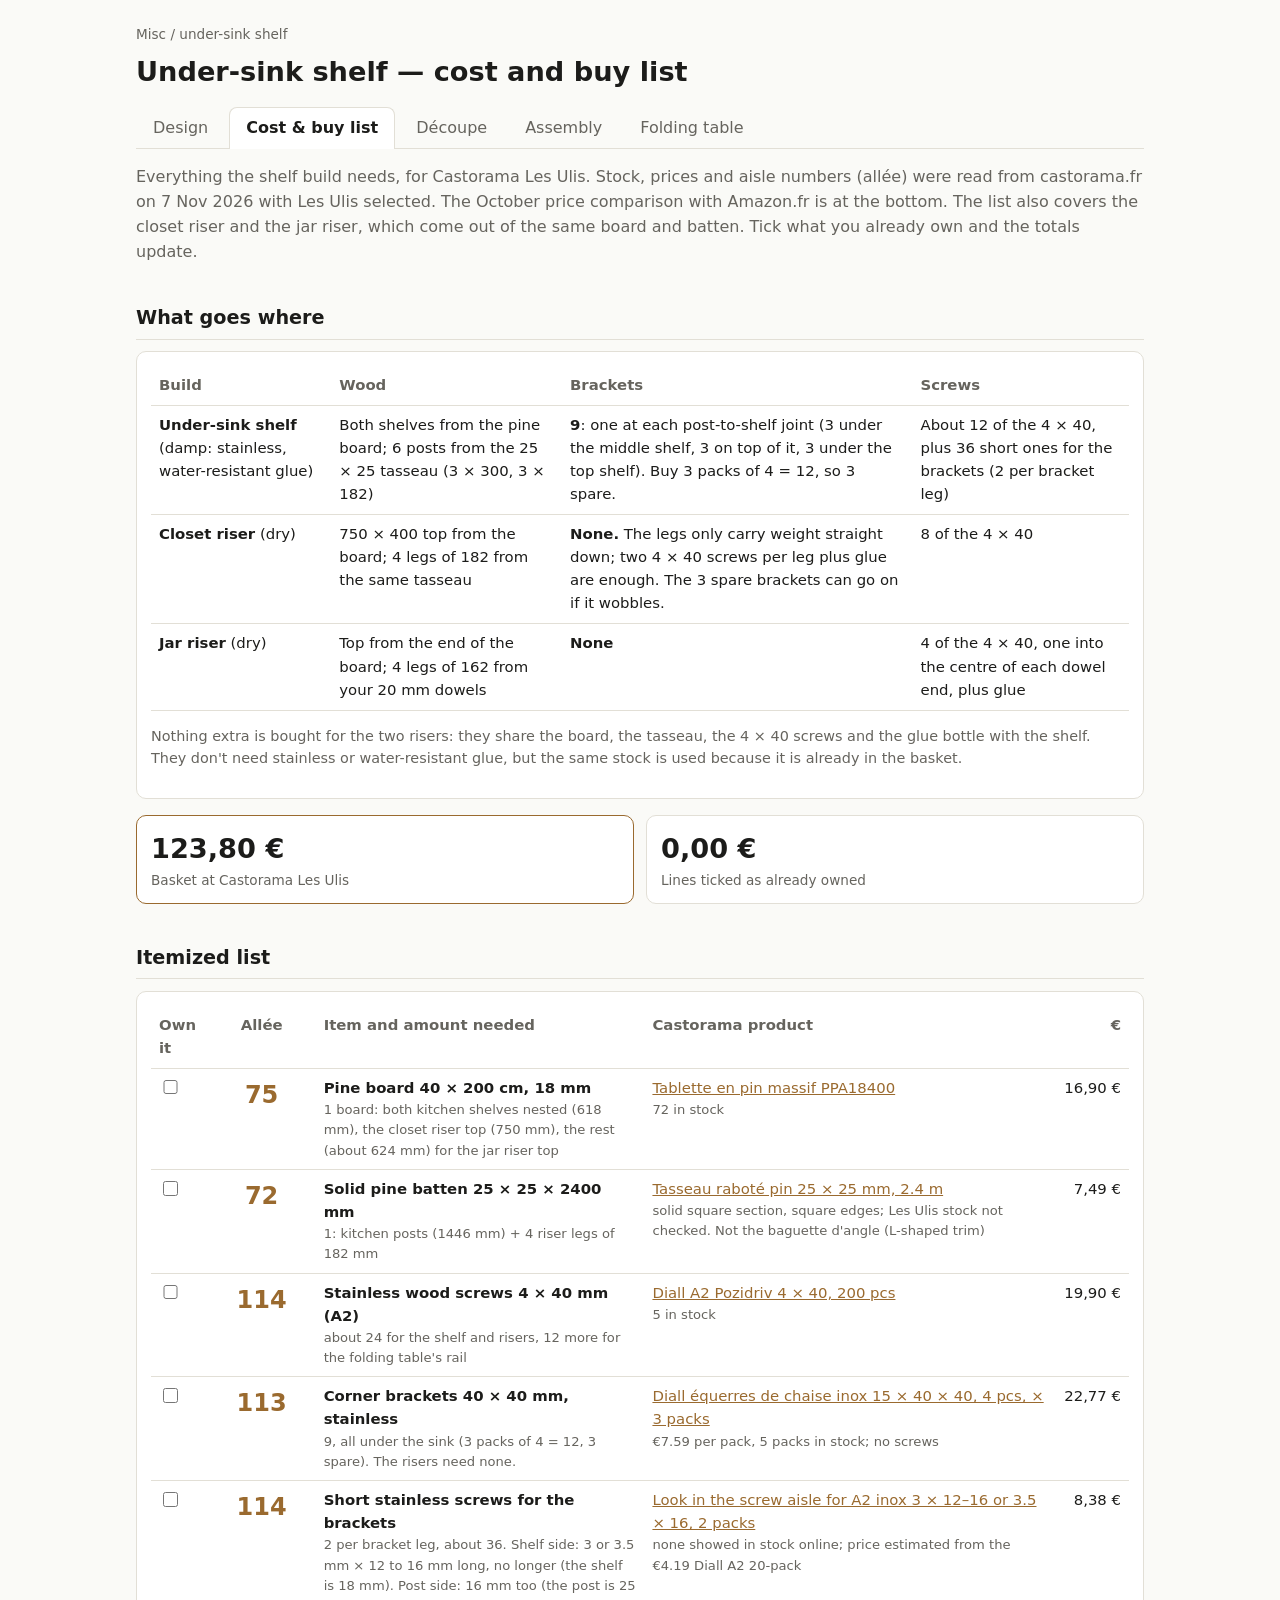
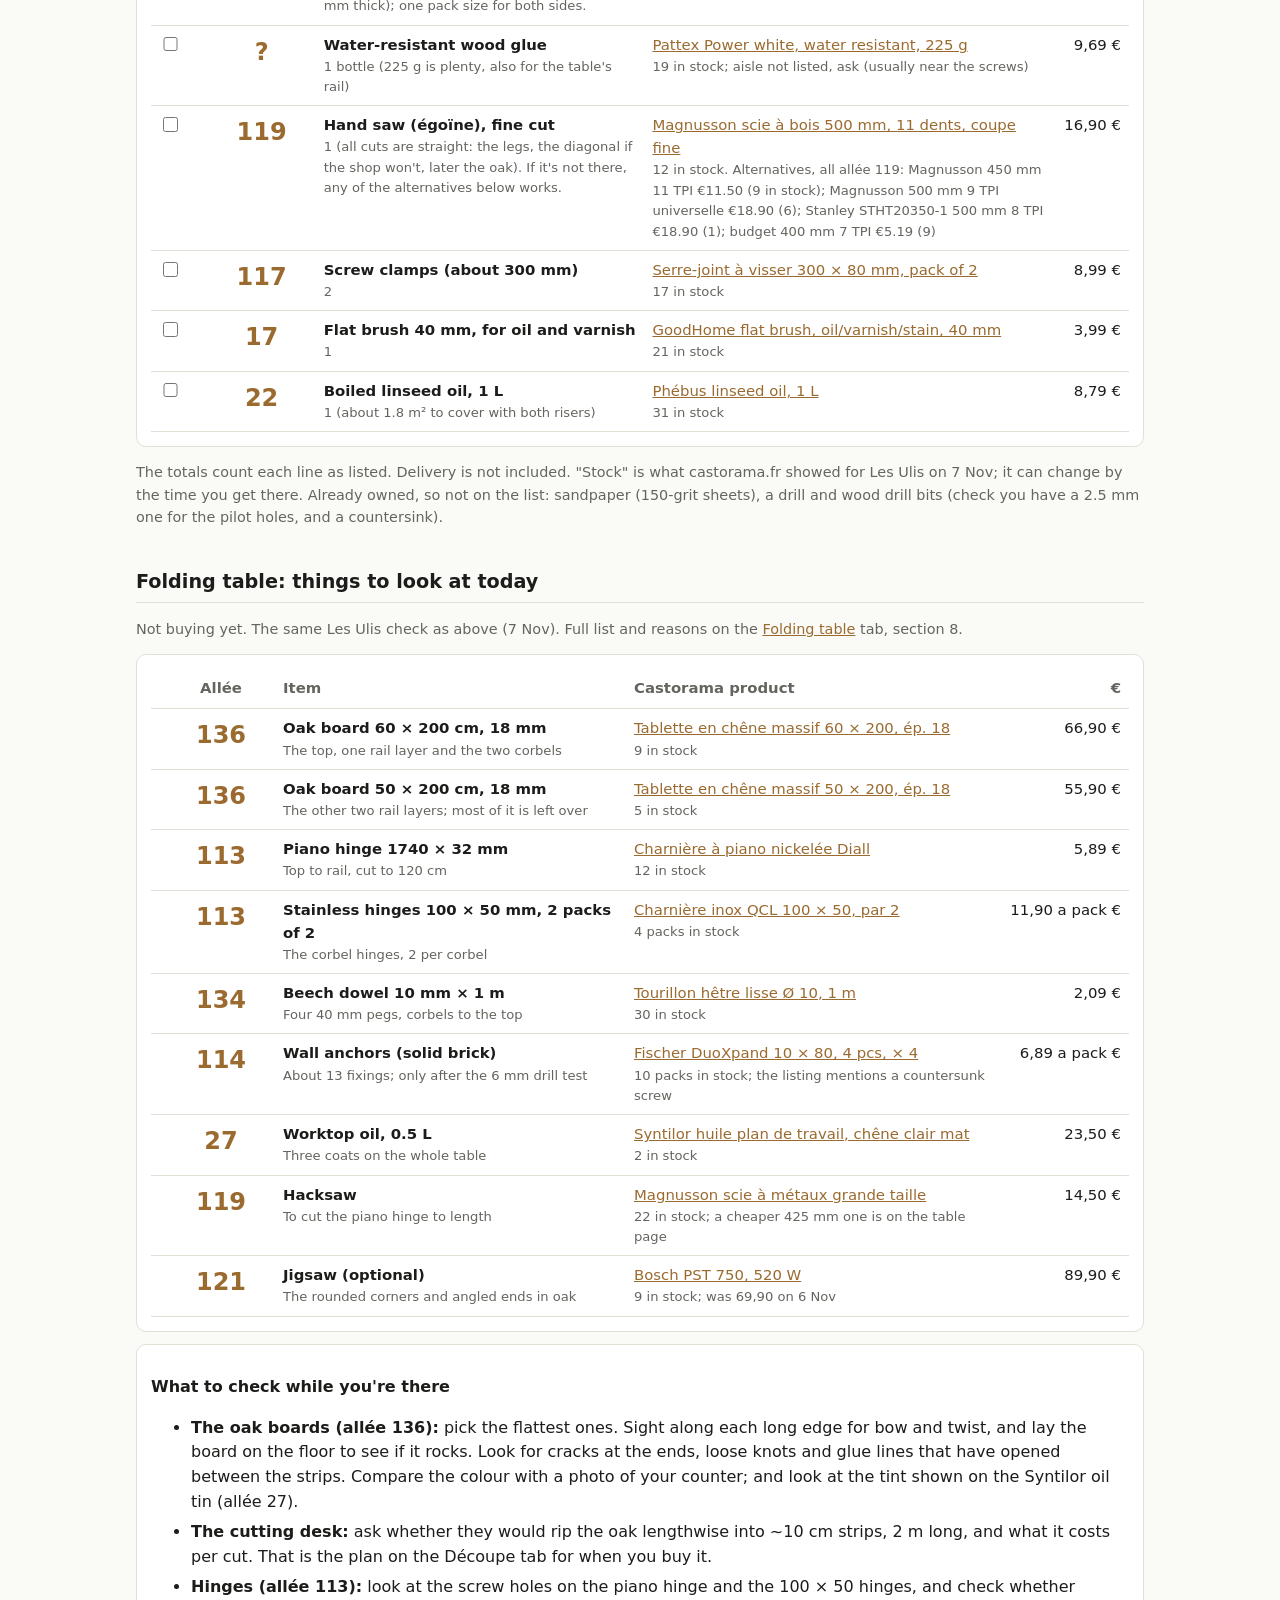
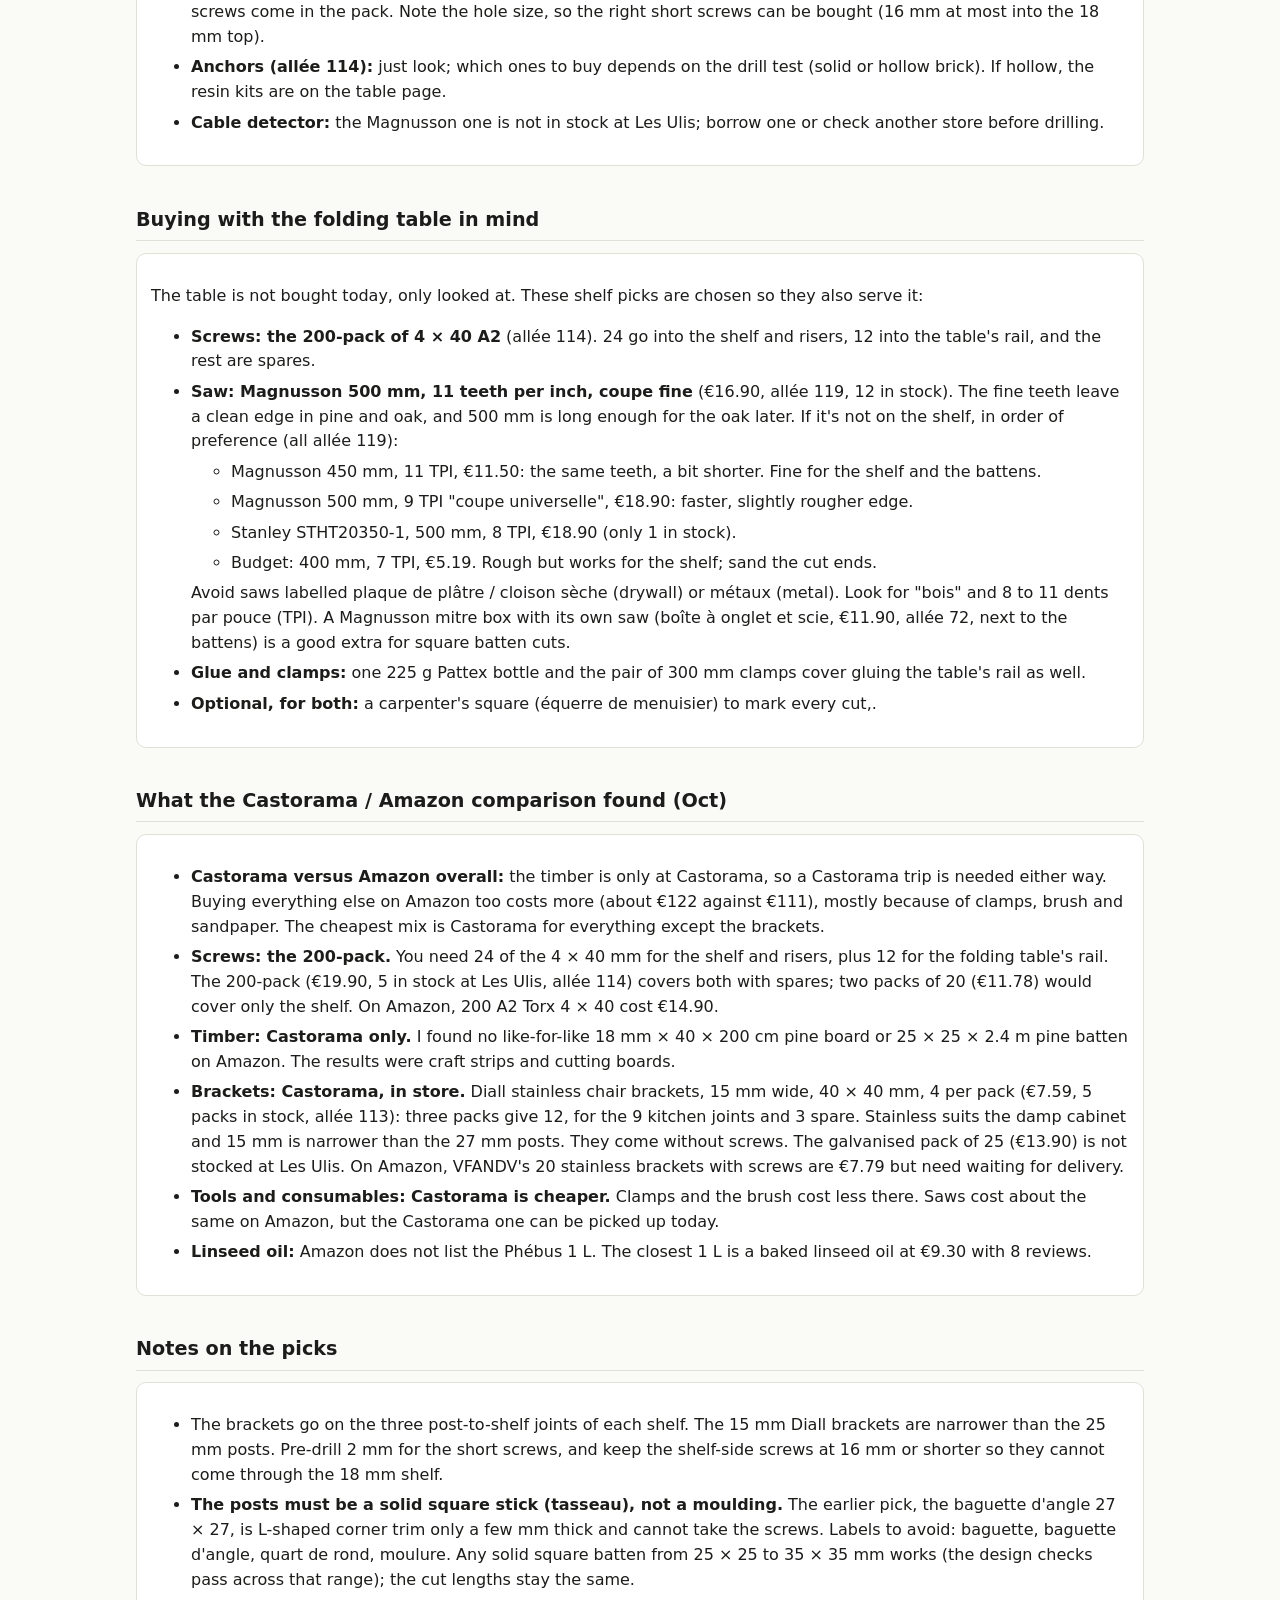
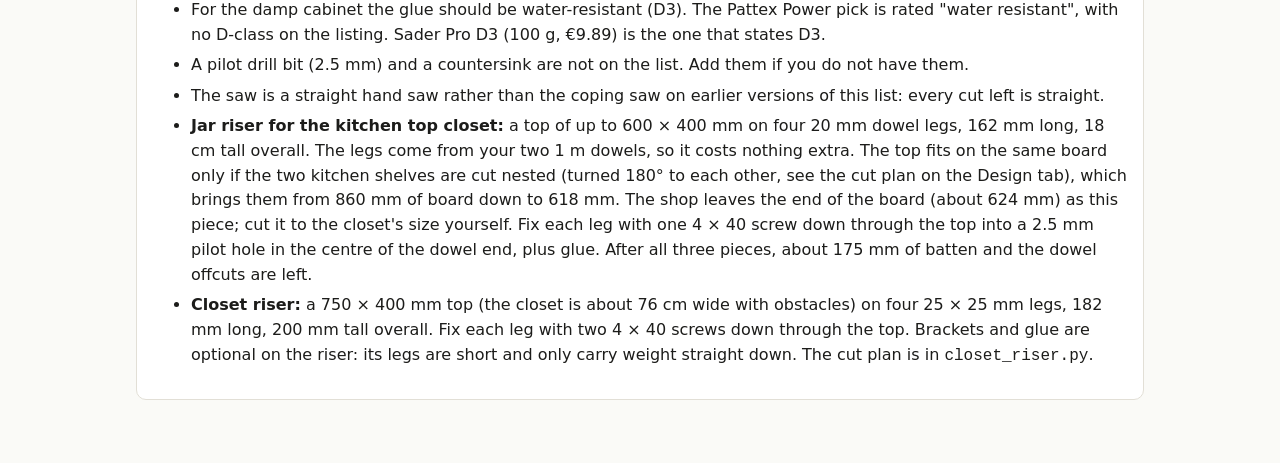
<file: under_sink_shelf/buy.html>
<!doctype html>
<html lang="en">
<head>
<meta charset="utf-8">
<meta name="viewport" content="width=device-width, initial-scale=1">
<meta name="robots" content="noindex, nofollow">
<title>Under-sink shelf — cost and buy list</title>
<style>
  :root { --bg:#fafaf7; --fg:#1c1c1a; --mut:#66645e; --card:#ffffff; --line:#e2dfd6; --acc:#9a6a2f; --warn:#8a3b12; --good:#2f6b3a; }
  @media (prefers-color-scheme: dark) {
    :root:not([data-theme="light"]) { --bg:#161513; --fg:#ece9e1; --mut:#a6a095; --card:#1f1e1b; --line:#3a3832; --acc:#d3a262; --warn:#f0a074; --good:#7cc78a; }
  }
  :root[data-theme="dark"] { --bg:#161513; --fg:#ece9e1; --mut:#a6a095; --card:#1f1e1b; --line:#3a3832; --acc:#d3a262; --warn:#f0a074; --good:#7cc78a; }
  * { box-sizing: border-box; }
  body { margin:0; background:var(--bg); color:var(--fg); font:16px/1.55 system-ui, -apple-system, "Segoe UI", sans-serif; }
  .wrap { max-width: 1040px; margin: 0 auto; padding: 24px 16px 64px; }
  h1 { font-size: 1.7rem; margin: .2em 0 .3em; }
  h2 { font-size: 1.2rem; margin: 2em 0 .6em; border-bottom: 1px solid var(--line); padding-bottom: .3em; }
  p.crumb { font-size: .85rem; color: var(--mut); margin: 0; }
  .lede, .note { color: var(--mut); }
  .note { font-size: .9rem; }
  nav.tabs { display: flex; gap: 4px; margin: 14px 0 6px; border-bottom: 1px solid var(--line); }
  nav.tabs a { padding: 8px 16px; border: 1px solid transparent; border-bottom: none; border-radius: 8px 8px 0 0; text-decoration: none; color: var(--mut); }
  nav.tabs a[aria-current="page"] { background: var(--card); border-color: var(--line); color: var(--fg); font-weight: 600; margin-bottom: -1px; }
  .card { background: var(--card); border: 1px solid var(--line); border-radius: 10px; padding: 14px; overflow-x: auto; }
  .totals { display: grid; grid-template-columns: repeat(auto-fit, minmax(210px, 1fr)); gap: 12px; margin: 16px 0; }
  .tot { background: var(--card); border: 1px solid var(--line); border-radius: 10px; padding: 12px 14px; }
  .tot .v { font-size: 1.7rem; font-weight: 650; }
  .tot .k { color: var(--mut); font-size: .85rem; }
  .tot.main { border-color: var(--acc); }
  table { width: 100%; border-collapse: collapse; font-size: .93rem; min-width: 520px; }
  th, td { text-align: left; padding: 8px 8px; border-bottom: 1px solid var(--line); vertical-align: top; }
  th { color: var(--mut); font-weight: 600; }
  @media (max-width: 640px) {
    #list, #tablelook { min-width: 0; }
    #tablelook thead { display: none; }
    #tablelook tr { display: grid; grid-template-columns: 30px 52px 1fr auto; border-bottom: 1px solid var(--line); padding: 6px 0; }
    #tablelook td { border: none; padding: 4px 6px; }
    #tablelook td.aisle { width: auto; font-size: 1.3rem; padding: 0 4px; text-align: left; }
    #tablelook td:nth-child(3) { grid-column: 3 / 5; }
    #tablelook td:nth-child(4) { grid-column: 3 / 4; }
    #tablelook td:nth-child(5) { grid-column: 4 / 5; }
    #list thead { display: none; }
    #list tr { display: grid; grid-template-columns: 30px 52px 1fr auto; border-bottom: 1px solid var(--line); padding: 6px 0; }
    #list td { border: none; padding: 4px 6px; }
    #list td.aisle { width: auto; font-size: 1.3rem; padding: 0 4px; text-align: left; }
    #list td:nth-child(3) { grid-column: 3 / 5; }
    #list td:nth-child(4) { grid-column: 3 / 4; }
    #list td:nth-child(5) { grid-column: 4 / 5; }
    nav.tabs a { padding: 8px 10px; }
  }
  td.aisle { font-size: 1.5rem; font-weight: 700; color: var(--acc); text-align: center; white-space: nowrap; width: 4.5em; }
  th.aisle { text-align: center; }
  td.num, th.num { text-align: right; white-space: nowrap; font-variant-numeric: tabular-nums; }
  tr.own td { opacity: .45; }
  tr.own td:first-child { opacity: 1; }
  .tag { display:inline-block; font-size:.72rem; padding:1px 7px; border-radius:99px; border:1px solid var(--line); color:var(--mut); white-space:nowrap; }
  .tag.c { color: var(--acc); border-color: var(--acc); }
  .tag.a { color: var(--good); border-color: var(--good); }
  .tag.gap { color: var(--warn); border-color: var(--warn); }
  .best { font-weight: 650; }
  a { color: var(--acc); }
  .sub { color: var(--mut); font-size: .82rem; display: block; }
  input[type=checkbox] { width: 1.1em; height: 1.1em; }
  li { margin: .35em 0; }
</style>
</head>
<body>
<div class="wrap">
  <p class="crumb">Misc / under-sink shelf</p>
  <h1>Under-sink shelf — cost and buy list</h1>
  <nav class="tabs" aria-label="Shelf pages">
    <a href="index.html">Design</a>
    <a href="buy.html" aria-current="page">Cost &amp; buy list</a>
    <a href="cuts.html">Découpe</a>
    <a href="build.html">Assembly</a>
    <a href="table.html">Folding table</a>
  </nav>
  <p class="lede">Everything the shelf build needs, for Castorama Les Ulis. Stock, prices and aisle numbers (allée) were read from castorama.fr on 7 Nov 2026 with Les Ulis selected. The October price comparison with Amazon.fr is at the bottom. The list also covers the closet riser and the jar riser, which come out of the same board and batten. Tick what you already own and the totals update.</p>

  <h2>What goes where</h2>
  <div class="card">
    <table>
      <thead><tr><th>Build</th><th>Wood</th><th>Brackets</th><th>Screws</th></tr></thead>
      <tbody>
      <tr><td><strong>Under-sink shelf</strong> (damp: stainless, water-resistant glue)</td><td>Both shelves from the pine board; 6 posts from the 25 × 25 tasseau (3 × 300, 3 × 182)</td><td><strong>9</strong>: one at each post-to-shelf joint (3 under the middle shelf, 3 on top of it, 3 under the top shelf). Buy 3 packs of 4 = 12, so 3 spare.</td><td>About 12 of the 4 × 40, plus 36 short ones for the brackets (2 per bracket leg)</td></tr>
      <tr><td><strong>Closet riser</strong> (dry)</td><td>750 × 400 top from the board; 4 legs of 182 from the same tasseau</td><td><strong>None.</strong> The legs only carry weight straight down; two 4 × 40 screws per leg plus glue are enough. The 3 spare brackets can go on if it wobbles.</td><td>8 of the 4 × 40</td></tr>
      <tr><td><strong>Jar riser</strong> (dry)</td><td>Top from the end of the board; 4 legs of 162 from your 20 mm dowels</td><td><strong>None</strong></td><td>4 of the 4 × 40, one into the centre of each dowel end, plus glue</td></tr>
      </tbody>
    </table>
    <p class="note">Nothing extra is bought for the two risers: they share the board, the tasseau, the 4 × 40 screws and the glue bottle with the shelf. They don't need stainless or water-resistant glue, but the same stock is used because it is already in the basket.</p>
  </div>

  <div class="totals">
    <div class="tot main"><div class="v" id="t-pick">…</div><div class="k">Basket at Castorama Les Ulis</div></div>
    <div class="tot"><div class="v" id="t-have">…</div><div class="k">Lines ticked as already owned</div></div>
  </div>

  <h2>Itemized list</h2>
  <div class="card">
    <table id="list">
      <thead>
        <tr><th>Own it</th><th class="aisle">Allée</th><th>Item and amount needed</th><th>Castorama product</th><th class="num">€</th></tr>
      </thead>
      <tbody></tbody>
    </table>
  </div>
  <p class="note">The totals count each line as listed. Delivery is not included. "Stock" is what castorama.fr showed for Les Ulis on 7 Nov; it can change by the time you get there. Already owned, so not on the list: sandpaper (150-grit sheets), a drill and wood drill bits (check you have a 2.5 mm one for the pilot holes, and a countersink).</p>

  <h2>Folding table: things to look at today</h2>
  <p class="note">Not buying yet. The same Les Ulis check as above (7 Nov). Full list and reasons on the <a href="table.html">Folding table</a> tab, section 8.</p>
  <div class="card">
    <table id="tablelook">
      <thead><tr><th></th><th class="aisle">Allée</th><th>Item</th><th>Castorama product</th><th class="num">€</th></tr></thead>
      <tbody>
      <tr><td></td><td class="aisle">136</td><td><strong>Oak board 60 × 200 cm, 18 mm</strong><span class="sub">The top, one rail layer and the two corbels</span></td><td><a href="https://www.castorama.fr/tablette-en-chene-massif-60-x-200-cm-x-ep-18-mm/3428350090293_CAFR.prd">Tablette en chêne massif 60 × 200, ép. 18</a><span class="sub">9 in stock</span></td><td class="num">66,90 €</td></tr>
      <tr><td></td><td class="aisle">136</td><td><strong>Oak board 50 × 200 cm, 18 mm</strong><span class="sub">The other two rail layers; most of it is left over</span></td><td><a href="https://www.castorama.fr/tablette-en-chene-massif-50-x-200-cm-ep-18-mm/3428350073760_CAFR.prd">Tablette en chêne massif 50 × 200, ép. 18</a><span class="sub">5 in stock</span></td><td class="num">55,90 €</td></tr>
      <tr><td></td><td class="aisle">113</td><td><strong>Piano hinge 1740 × 32 mm</strong><span class="sub">Top to rail, cut to 120 cm</span></td><td><a href="https://www.castorama.fr/charniere-a-piano-nickelee-diall-1740-x-32-mm/3101781014372_CAFR.prd">Charnière à piano nickelée Diall</a><span class="sub">12 in stock</span></td><td class="num">5,89 €</td></tr>
      <tr><td></td><td class="aisle">113</td><td><strong>Stainless hinges 100 × 50 mm, 2 packs of 2</strong><span class="sub">The corbel hinges, 2 per corbel</span></td><td><a href="https://www.castorama.fr/charniere-inox-qcl-100-x-50-mm-vendue-par-2/3454975706745_CAFR.prd">Charnière inox QCL 100 × 50, par 2</a><span class="sub">4 packs in stock</span></td><td class="num">11,90 a pack €</td></tr>
      <tr><td></td><td class="aisle">134</td><td><strong>Beech dowel 10 mm × 1 m</strong><span class="sub">Four 40 mm pegs, corbels to the top</span></td><td><a href="https://www.castorama.fr/tourillon-en-bois-d-hetre-lisse-diametre-10-mm-l-1-m/3663602871378_CAFR.prd">Tourillon hêtre lisse Ø 10, 1 m</a><span class="sub">30 in stock</span></td><td class="num">2,09 €</td></tr>
      <tr><td></td><td class="aisle">114</td><td><strong>Wall anchors (solid brick)</strong><span class="sub">About 13 fixings; only after the 6 mm drill test</span></td><td><a href="https://www.castorama.fr/cheville-rallongee-fischer-duoxpand-10-x-80-mm-4-pieces/4048962440461_CAFR.prd">Fischer DuoXpand 10 × 80, 4 pcs, × 4</a><span class="sub">10 packs in stock; the listing mentions a countersunk screw</span></td><td class="num">6,89 a pack €</td></tr>
      <tr><td></td><td class="aisle">27</td><td><strong>Worktop oil, 0.5 L</strong><span class="sub">Three coats on the whole table</span></td><td><a href="https://www.castorama.fr/huile-plan-de-travail-biosourcee-aspect-chene-clair-mat-syntilor-0-5-l/3239910250015_CAFR.prd">Syntilor huile plan de travail, chêne clair mat</a><span class="sub">2 in stock</span></td><td class="num">23,50 €</td></tr>
      <tr><td></td><td class="aisle">119</td><td><strong>Hacksaw</strong><span class="sub">To cut the piano hinge to length</span></td><td><a href="https://www.castorama.fr/scie-a-metaux-grande-taille-magnusson/3663602820178_CAFR.prd">Magnusson scie à métaux grande taille</a><span class="sub">22 in stock; a cheaper 425 mm one is on the table page</span></td><td class="num">14,50 €</td></tr>
      <tr><td></td><td class="aisle">121</td><td><strong>Jigsaw (optional)</strong><span class="sub">The rounded corners and angled ends in oak</span></td><td><a href="https://www.castorama.fr/scie-sauteuse-filaire-pendualire-4-niveaux-520-w-maxi-3100-tr-min-bosch-pst-750/3165140616850_CAFR.prd">Bosch PST 750, 520 W</a><span class="sub">9 in stock; was 69,90 on 6 Nov</span></td><td class="num">89,90 €</td></tr>
      </tbody>
    </table>
  </div>
  <div class="card" style="margin-top:12px">
    <p><strong>What to check while you're there</strong></p>
    <ul>
      <li><strong>The oak boards (allée 136):</strong> pick the flattest ones. Sight along each long edge for bow and twist, and lay the board on the floor to see if it rocks. Look for cracks at the ends, loose knots and glue lines that have opened between the strips. Compare the colour with a photo of your counter; and look at the tint shown on the Syntilor oil tin (allée 27).</li>
      <li><strong>The cutting desk:</strong> ask whether they would rip the oak lengthwise into ~10 cm strips, 2 m long, and what it costs per cut. That is the plan on the Découpe tab for when you buy it.</li>
      <li><strong>Hinges (allée 113):</strong> look at the screw holes on the piano hinge and the 100 × 50 hinges, and check whether screws come in the pack. Note the hole size, so the right short screws can be bought (16 mm at most into the 18 mm top).</li>
      <li><strong>Anchors (allée 114):</strong> just look; which ones to buy depends on the drill test (solid or hollow brick). If hollow, the resin kits are on the table page.</li>
      <li><strong>Cable detector:</strong> the Magnusson one is not in stock at Les Ulis; borrow one or check another store before drilling.</li>
    </ul>
  </div>

  <h2>Buying with the folding table in mind</h2>
  <div class="card">
    <p>The table is not bought today, only looked at. These shelf picks are chosen so they also serve it:</p>
    <ul>
      <li><strong>Screws: the 200-pack of 4 × 40 A2</strong> (allée 114). 24 go into the shelf and risers, 12 into the table's rail, and the rest are spares.</li>
      <li><strong>Saw: Magnusson 500 mm, 11 teeth per inch, coupe fine</strong> (€16.90, allée 119, 12 in stock). The fine teeth leave a clean edge in pine and oak, and 500 mm is long enough for the oak later. If it's not on the shelf, in order of preference (all allée 119):
        <ul>
          <li>Magnusson 450 mm, 11 TPI, €11.50: the same teeth, a bit shorter. Fine for the shelf and the battens.</li>
          <li>Magnusson 500 mm, 9 TPI "coupe universelle", €18.90: faster, slightly rougher edge.</li>
          <li>Stanley STHT20350-1, 500 mm, 8 TPI, €18.90 (only 1 in stock).</li>
          <li>Budget: 400 mm, 7 TPI, €5.19. Rough but works for the shelf; sand the cut ends.</li>
        </ul>
        Avoid saws labelled plaque de plâtre / cloison sèche (drywall) or métaux (metal). Look for "bois" and 8 to 11 dents par pouce (TPI). A Magnusson mitre box with its own saw (boîte à onglet et scie, €11.90, allée 72, next to the battens) is a good extra for square batten cuts.</li>
      <li><strong>Glue and clamps:</strong> one 225 g Pattex bottle and the pair of 300 mm clamps cover gluing the table's rail as well.</li>
      <li><strong>Optional, for both:</strong> a carpenter's square (équerre de menuisier) to mark every cut,.</li>
    </ul>
  </div>

  <h2>What the Castorama / Amazon comparison found (Oct)</h2>
  <div class="card">
    <ul>
      <li><strong>Castorama versus Amazon overall:</strong> the timber is only at Castorama, so a Castorama trip is needed either way. Buying everything else on Amazon too costs more (about €122 against €111), mostly because of clamps, brush and sandpaper. The cheapest mix is Castorama for everything except the brackets.</li>
      <li><strong>Screws: the 200-pack.</strong> You need 24 of the 4 × 40 mm for the shelf and risers, plus 12 for the folding table's rail. The 200-pack (€19.90, 5 in stock at Les Ulis, allée 114) covers both with spares; two packs of 20 (€11.78) would cover only the shelf. On Amazon, 200 A2 Torx 4 × 40 cost €14.90.</li>
      <li><strong>Timber: Castorama only.</strong> I found no like-for-like 18 mm × 40 × 200 cm pine board or 25 × 25 × 2.4 m pine batten on Amazon. The results were craft strips and cutting boards.</li>
      <li><strong>Brackets: Castorama, in store.</strong> Diall stainless chair brackets, 15 mm wide, 40 × 40 mm, 4 per pack (€7.59, 5 packs in stock, allée 113): three packs give 12, for the 9 kitchen joints and 3 spare. Stainless suits the damp cabinet and 15 mm is narrower than the 27 mm posts. They come without screws. The galvanised pack of 25 (€13.90) is not stocked at Les Ulis. On Amazon, VFANDV's 20 stainless brackets with screws are €7.79 but need waiting for delivery.</li>
      <li><strong>Tools and consumables: Castorama is cheaper.</strong> Clamps and the brush cost less there. Saws cost about the same on Amazon, but the Castorama one can be picked up today.</li>
      <li><strong>Linseed oil:</strong> Amazon does not list the Phébus 1 L. The closest 1 L is a baked linseed oil at €9.30 with 8 reviews.</li>
    </ul>
  </div>

  <h2>Notes on the picks</h2>
  <div class="card">
    <ul>
      <li>The brackets go on the three post-to-shelf joints of each shelf. The 15 mm Diall brackets are narrower than the 25 mm posts. Pre-drill 2 mm for the short screws, and keep the shelf-side screws at 16 mm or shorter so they cannot come through the 18 mm shelf.</li>
      <li><strong>The posts must be a solid square stick (tasseau), not a moulding.</strong> The earlier pick, the baguette d'angle 27 × 27, is L-shaped corner trim only a few mm thick and cannot take the screws. Labels to avoid: baguette, baguette d'angle, quart de rond, moulure. Any solid square batten from 25 × 25 to 35 × 35 mm works (the design checks pass across that range); the cut lengths stay the same.</li>
      <li>For the damp cabinet the glue should be water-resistant (D3). The Pattex Power pick is rated "water resistant", with no D-class on the listing. Sader Pro D3 (100 g, €9.89) is the one that states D3.</li>
      <li>A pilot drill bit (2.5 mm) and a countersink are not on the list. Add them if you do not have them.</li>
      <li>The saw is a straight hand saw rather than the coping saw on earlier versions of this list: every cut left is straight.</li>
      <li><strong>Jar riser for the kitchen top closet:</strong> a top of up to 600 × 400 mm on four 20 mm dowel legs, 162 mm long, 18 cm tall overall. The legs come from your two 1 m dowels, so it costs nothing extra. The top fits on the same board only if the two kitchen shelves are cut nested (turned 180° to each other, see the cut plan on the Design tab), which brings them from 860 mm of board down to 618 mm. The shop leaves the end of the board (about 624 mm) as this piece; cut it to the closet's size yourself. Fix each leg with one 4 × 40 screw down through the top into a 2.5 mm pilot hole in the centre of the dowel end, plus glue. After all three pieces, about 175 mm of batten and the dowel offcuts are left.</li>
      <li><strong>Closet riser:</strong> a 750 × 400 mm top (the closet is about 76 cm wide with obstacles) on four 25 × 25 mm legs, 182 mm long, 200 mm tall overall. Fix each leg with two 4 × 40 screws down through the top. Brackets and glue are optional on the riser: its legs are short and only carry weight straight down. The cut plan is in <code>closet_riser.py</code>.</li>
    </ul>
  </div>
</div>

<script>
const CA = "https://www.castorama.fr/search?term=";
const AM = "https://www.amazon.fr/s?k=";
// pick: "c" or "a". price = price of one pack/unit as listed; amz may be null when there is no like-for-like.
const ITEMS = [
  { id:"board", name:"Pine board 40 × 200 cm, 18 mm", need:"1 board: both kitchen shelves nested (618 mm), the closet riser top (750 mm), the rest (about 624 mm) for the jar riser top", aisle:"75",
    c:{ t:"Tablette en pin massif PPA18400", p:16.90, u:"https://www.castorama.fr/tablette-en-pin-massif-40-x-200-cm-ep-18-mm-ppa18400/3760002269221_CAFR.prd", s:"72 in stock" },
    a:null, pick:"c" },
  { id:"batten", name:"Solid pine batten 25 × 25 × 2400 mm", need:"1: kitchen posts (1446 mm) + 4 riser legs of 182 mm", aisle:"72",
    c:{ t:"Tasseau raboté pin 25 × 25 mm, 2.4 m", p:7.49, u:"https://www.castorama.fr/tasseau-rabote-pin-25-x-25-mm-l-2-4-m/3663602858201_CAFR.prd", s:"solid square section, square edges; Les Ulis stock not checked. Not the baguette d'angle (L-shaped trim)" },
    a:null, pick:"c" },
  { id:"screws", name:"Stainless wood screws 4 × 40 mm (A2)", need:"about 24 for the shelf and risers, 12 more for the folding table's rail", aisle:"114",
    c:{ t:"Diall A2 Pozidriv 4 × 40, 200 pcs", p:19.90, u:"https://www.castorama.fr/vis-a-bois-en-acier-inoxydable-a2-pozidriv-4x40-mm-200-pieces/3663602748496_CAFR.prd", s:"5 in stock" },
    a:{ t:"A2 Torx 4 × 40 countersunk, full thread, 200 pcs", p:14.90, u:AM+"vis+bois+inox+A2+4x40+200+pi%C3%A8ces", s:"4.5★ (78)" }, pick:"c" },
  { id:"brackets", name:"Corner brackets 40 × 40 mm, stainless", need:"9, all under the sink (3 packs of 4 = 12, 3 spare). The risers need none.", aisle:"113",
    c:{ t:"Diall équerres de chaise inox 15 × 40 × 40, 4 pcs, × 3 packs", p:22.77, u:"https://www.castorama.fr/4-equerres-de-chaise-acier-inox-l-15-x-h-40-x-p-40-mm/3454975692321_CAFR.prd", s:"€7.59 per pack, 5 packs in stock; no screws" },
    a:{ t:"VFANDV stainless 40 × 40 × 16 mm, 20 pcs with screws", p:7.79, u:"https://www.amazon.fr/dp/B0D6YTK3KT", s:"4.4★ (121); delivery wait" }, pick:"c" },
  { id:"brscrews", name:"Short stainless screws for the brackets", need:"2 per bracket leg, about 36. Shelf side: 3 or 3.5 mm × 12 to 16 mm long, no longer (the shelf is 18 mm). Post side: 16 mm too (the post is 25 mm thick); one pack size for both sides.", aisle:"114",
    c:{ t:"Look in the screw aisle for A2 inox 3 × 12–16 or 3.5 × 16, 2 packs", p:8.38, u:CA+"vis%20inox%20a2%203%20x%2016", s:"none showed in stock online; price estimated from the €4.19 Diall A2 20-pack" },
    a:{ t:"Included in the Amazon bracket pack", p:0, u:"https://www.amazon.fr/dp/B0D6YTK3KT", s:"15 mm" }, pick:"c" },
  { id:"glue", name:"Water-resistant wood glue", need:"1 bottle (225 g is plenty, also for the table's rail)", aisle:"?",
    c:{ t:"Pattex Power white, water resistant, 225 g", p:9.69, u:"https://www.castorama.fr/colle-a-bois-pattex-power-blanc-resiste-a-l-eau-225g/3178041344210_CAFR.prd", s:"19 in stock; aisle not listed, ask (usually near the screws)" },
    a:{ t:"Wood assembly glue D3, interior/exterior", p:9.89, u:AM+"colle+%C3%A0+bois+D3+r%C3%A9sistante+%C3%A0+l%27eau", s:"" }, pick:"c" },
  { id:"saw", name:"Hand saw (égoïne), fine cut", need:"1 (all cuts are straight: the legs, the diagonal if the shop won't, later the oak). If it's not there, any of the alternatives below works.", aisle:"119",
    c:{ t:"Magnusson scie à bois 500 mm, 11 dents, coupe fine", p:16.90, u:"https://www.castorama.fr/scie-a-bois-magnusson-500-mm-11-dents-coupe-fine/3663602494348_CAFR.prd",
        s:"12 in stock. Alternatives, all allée 119: Magnusson 450 mm 11 TPI €11.50 (9 in stock); Magnusson 500 mm 9 TPI universelle €18.90 (6); Stanley STHT20350-1 500 mm 8 TPI €18.90 (1); budget 400 mm 7 TPI €5.19 (9)" },
    a:{ t:"Stanley 2-15-599 JetCut fine 500 mm", p:16.92, u:AM+"scie+%C3%A9go%C3%AFne+stanley+jetcut+fine", s:"" }, pick:"c" },
  { id:"clamps", name:"Screw clamps (about 300 mm)", need:"2", aisle:"117",
    c:{ t:"Serre-joint à visser 300 × 80 mm, pack of 2", p:8.99, u:"https://www.castorama.fr/serre-joint-a-visser-300-x-80-mm-vendu-par-2/3663602819493_CAFR.prd", s:"17 in stock" },
    a:{ t:"Screw clamp, 60 mm jaw, 300 mm opening (single)", p:22.99, u:AM+"serre-joint+%C3%A0+vis+300mm+lot+de+2", s:"" }, pick:"c" },
  { id:"brush", name:"Flat brush 40 mm, for oil and varnish", need:"1", aisle:"17",
    c:{ t:"GoodHome flat brush, oil/varnish/stain, 40 mm", p:3.99, u:"https://www.castorama.fr/pinceau-plat-huile-vernis-et-lasure-goodhome-40mm/5059340015859_CAFR.prd", s:"21 in stock" },
    a:{ t:"3 flat brushes 30/50/70 mm", p:7.99, u:AM+"pinceau+plat+vernis+lasure+40+mm", s:"" }, pick:"c" },
  { id:"oil", name:"Boiled linseed oil, 1 L", need:"1 (about 1.8 m² to cover with both risers)", aisle:"22",
    c:{ t:"Phébus linseed oil, 1 L", p:8.79, u:"https://www.castorama.fr/huile-de-lin-pour-proteger-phebus-1l/3077311031198_CAFR.prd", s:"31 in stock" },
    a:{ t:"Galloil baked linseed oil, 1 L (not the same product)", p:9.30, u:AM+"phebus+huile+de+lin+cuite+1+L", s:"" }, pick:"c" },
];

const eur = (x) => x.toFixed(2).replace(".", ",") + " €";
let owned = new Set();
try { owned = new Set(JSON.parse(localStorage.getItem("shelfOwned") || "[]")); } catch (e) {}

function cell(o) {
  if (!o) return '<td><span class="tag gap">no like-for-like found</span></td><td class="num">—</td>';
  return `<td><a href="${o.u}">${o.t}</a>${o.s ? `<span class="sub">${o.s}</span>` : ""}</td><td class="num">${eur(o.p)}</td>`;
}

function render() {
  const body = document.querySelector("#list tbody");
  body.innerHTML = "";
  for (const it of ITEMS) {
    const tr = document.createElement("tr");
    if (owned.has(it.id)) tr.className = "own";
    const buy = !it.a ? '<span class="tag c">Castorama</span>' :
      it.pick === "a" ? '<span class="tag a">Amazon</span>' : '<span class="tag c">Castorama</span>';
    const cb = `<input type="checkbox" data-id="${it.id}" ${owned.has(it.id) ? "checked" : ""} aria-label="I already have ${it.name}">`;
    tr.innerHTML = `<td>${cb}</td><td class="aisle">${it.aisle || ""}</td><td><strong>${it.name}</strong><span class="sub">${it.need}</span></td>${cell(it.c)}`;
    body.appendChild(tr);
  }
  let pick = 0, cast = 0, amz = 0, have = 0;
  for (const it of ITEMS) {
    const chosen = it.pick === "a" && it.a ? it.a.p : it.c.p;
    if (owned.has(it.id)) { have += chosen; continue; }
    pick += chosen;
    cast += it.c.p;
    amz += it.a ? it.a.p : it.c.p;
  }
  document.getElementById("t-pick").textContent = eur(pick);
  document.getElementById("t-have").textContent = eur(have);
}

document.querySelector("#list").addEventListener("change", (e) => {
  const id = e.target.dataset.id;
  if (!id) return;
  e.target.checked ? owned.add(id) : owned.delete(id);
  try { localStorage.setItem("shelfOwned", JSON.stringify([...owned])); } catch (err) {}
  render();
});
render();
</script>
</body>
</html>
</file>
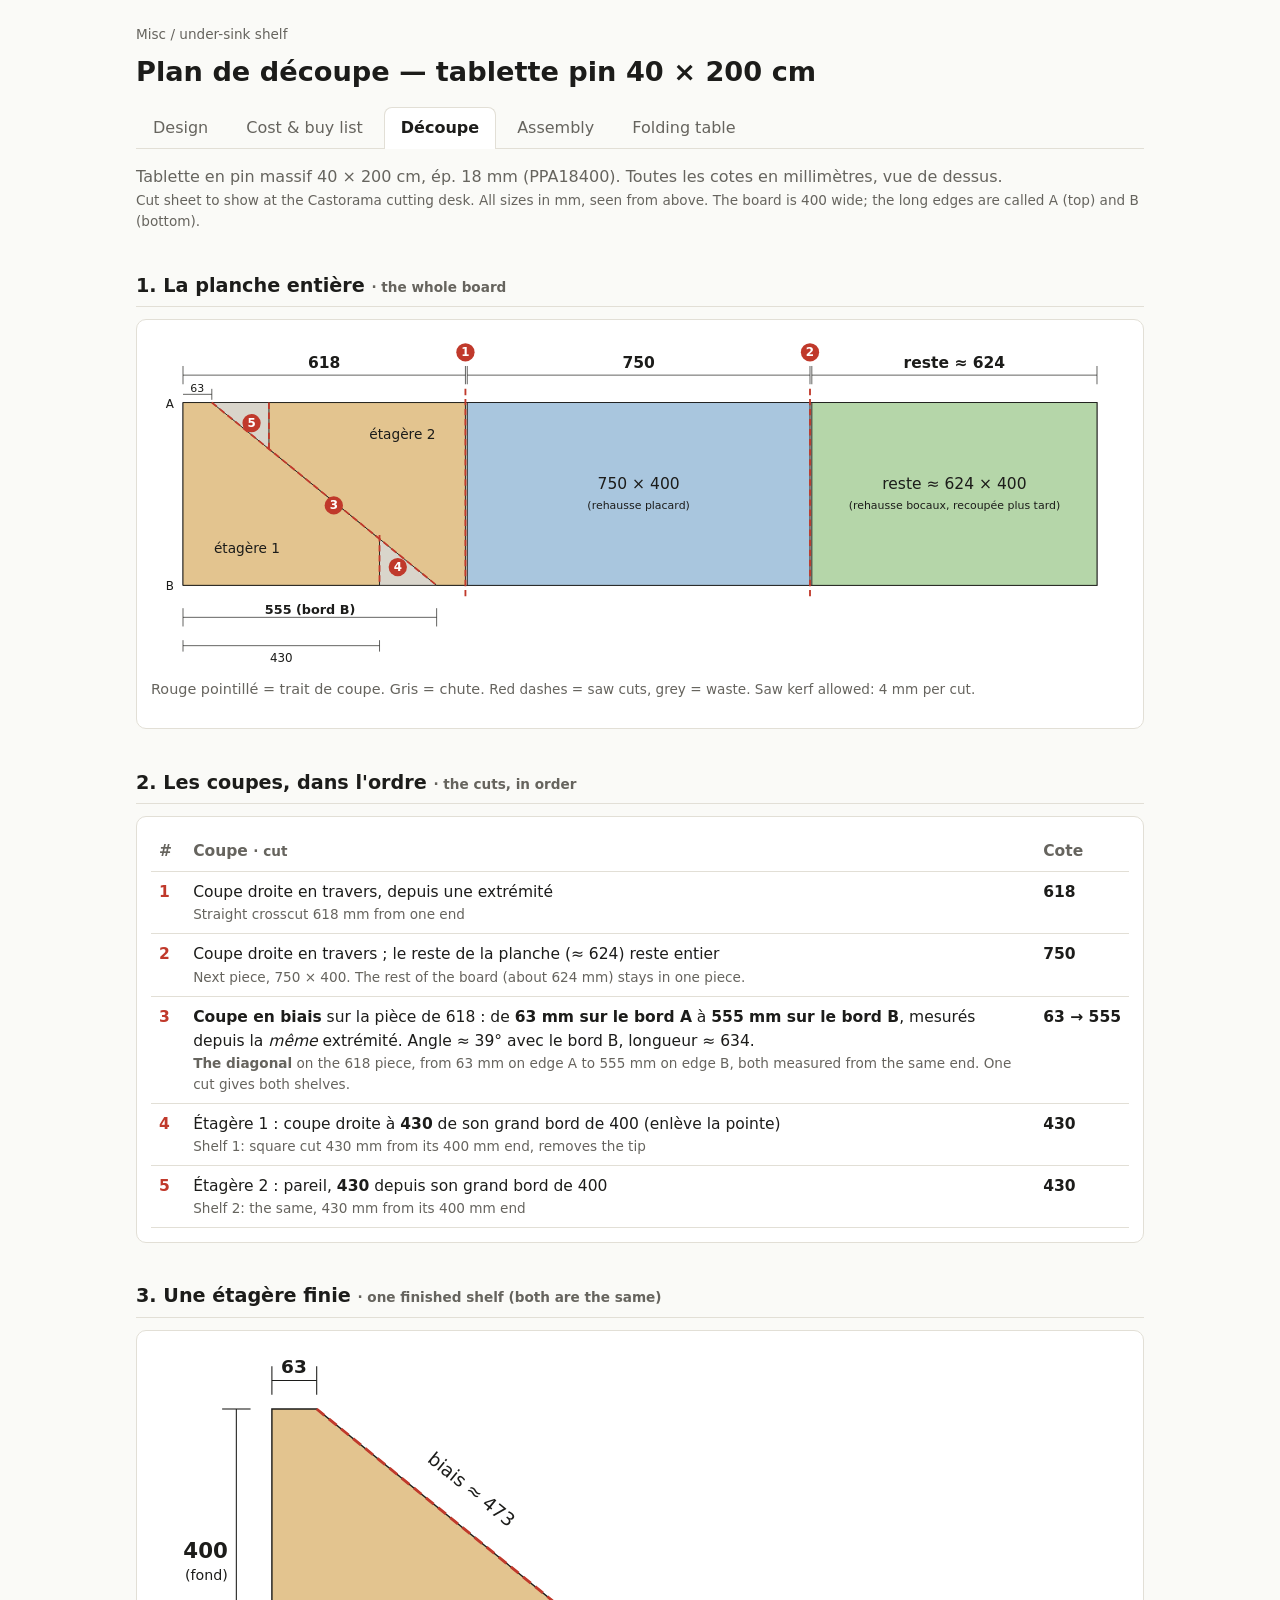
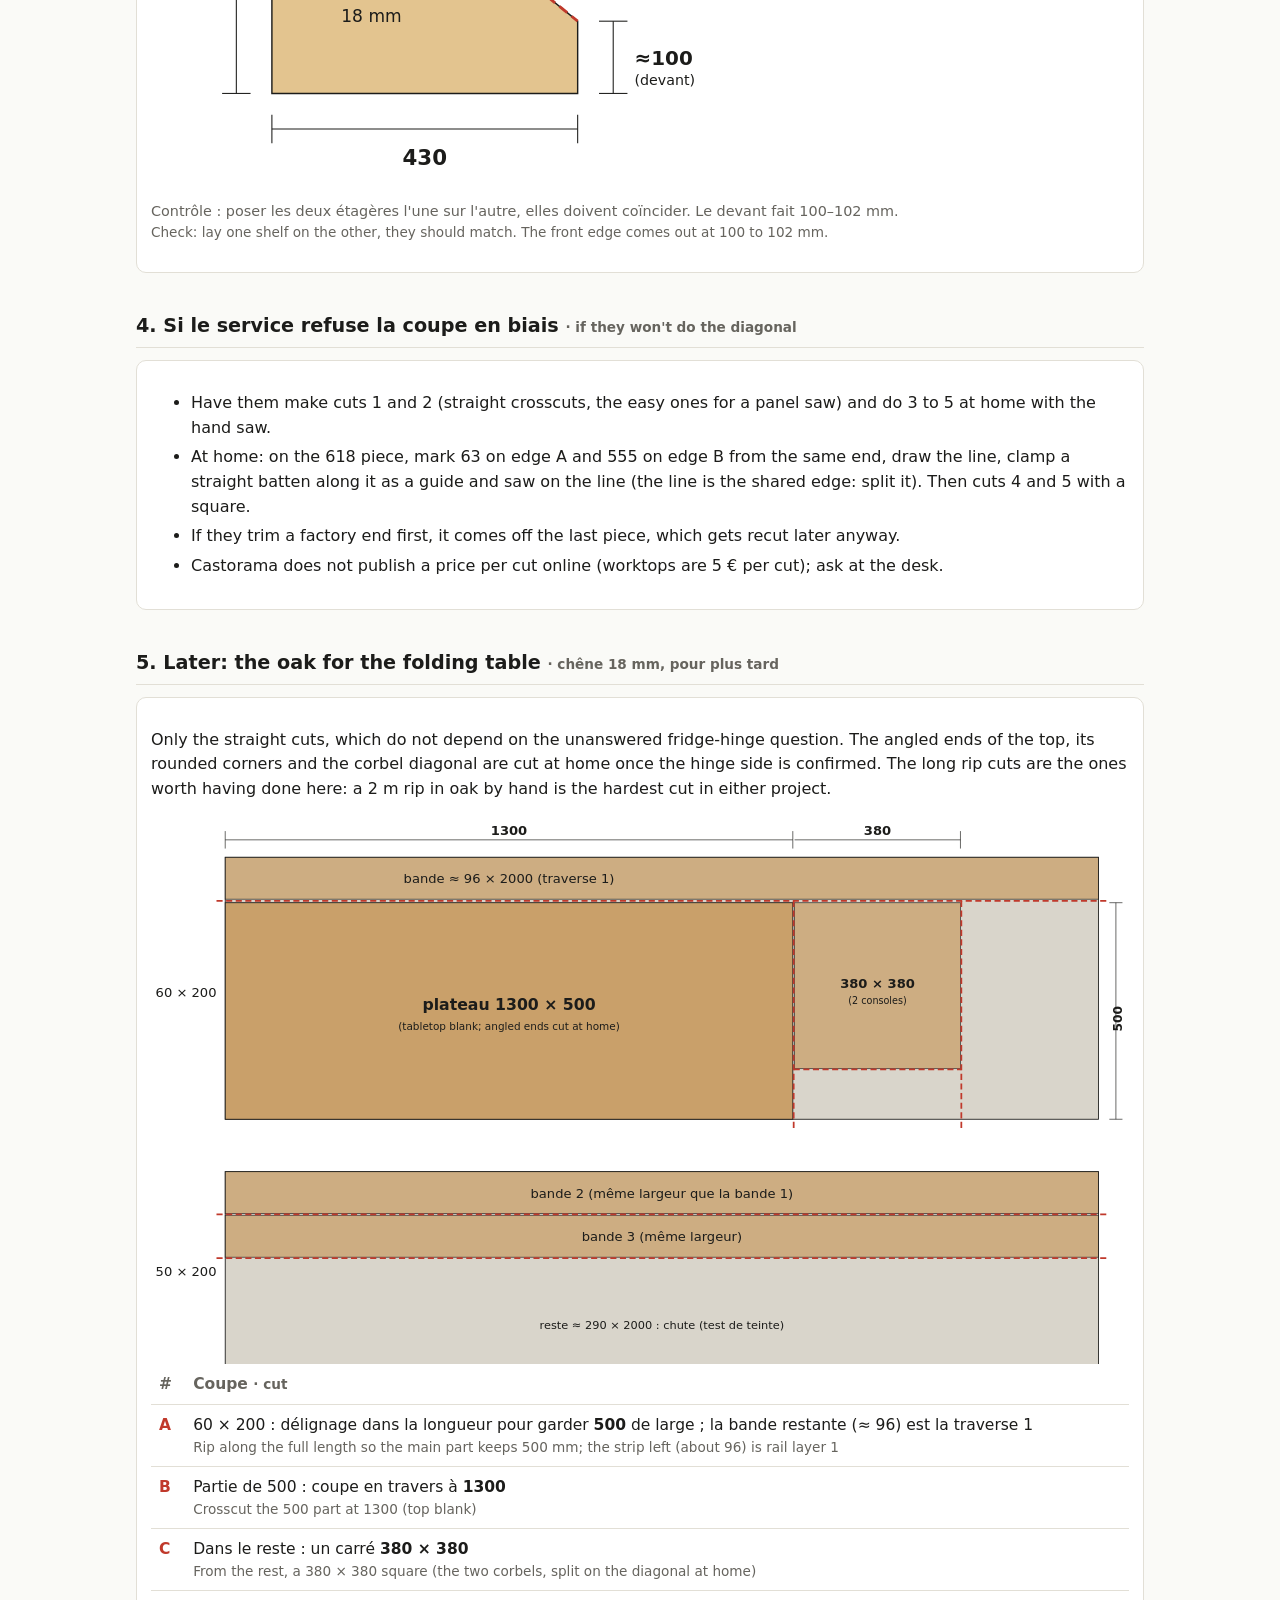
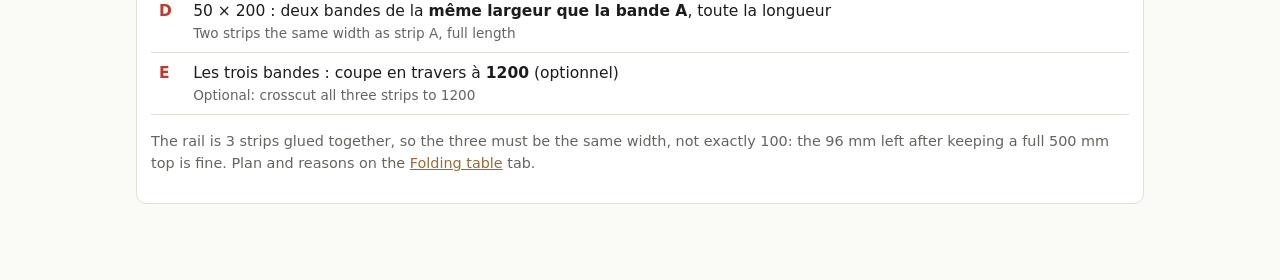
<file: under_sink_shelf/cuts.html>
<!doctype html>
<html lang="fr">
<head>
<meta charset="utf-8">
<meta name="viewport" content="width=device-width, initial-scale=1">
<meta name="robots" content="noindex, nofollow">
<title>Shelf cut sheet</title>
<style>
  :root { --bg:#fafaf7; --fg:#1c1c1a; --mut:#66645e; --card:#ffffff; --line:#e2dfd6; --acc:#9a6a2f; --warn:#8a3b12;
          --pine:#e3c48f; --blue:#a9c6de; --green:#b5d6a9; --waste:#d9d5cb; --ink:#1c1c1a; --cut:#c0392b; --oak:#c9a06a; }
  @media (prefers-color-scheme: dark) {
    :root:not([data-theme="light"]) { --bg:#161513; --fg:#ece9e1; --mut:#a6a095; --card:#1f1e1b; --line:#3a3832; --acc:#d3a262; --warn:#f0a074;
          --pine:#8a6c3c; --blue:#3f5f78; --green:#4c6b42; --waste:#3a3832; --ink:#ece9e1; --cut:#ff7a6b; --oak:#7d5c34; }
  }
  :root[data-theme="dark"] { --bg:#161513; --fg:#ece9e1; --mut:#a6a095; --card:#1f1e1b; --line:#3a3832; --acc:#d3a262; --warn:#f0a074;
          --pine:#8a6c3c; --blue:#3f5f78; --green:#4c6b42; --waste:#3a3832; --ink:#ece9e1; --cut:#ff7a6b; --oak:#7d5c34; }
  * { box-sizing: border-box; }
  body { margin:0; background:var(--bg); color:var(--fg); font:16px/1.55 system-ui, -apple-system, "Segoe UI", sans-serif; }
  .wrap { max-width: 1040px; margin: 0 auto; padding: 24px 16px 64px; }
  h1 { font-size: 1.7rem; margin: .2em 0 .3em; }
  h2 { font-size: 1.2rem; margin: 2em 0 .6em; border-bottom: 1px solid var(--line); padding-bottom: .3em; }
  p.crumb { font-size: .85rem; color: var(--mut); margin: 0; }
  .lede, .note, .en { color: var(--mut); }
  .note { font-size: .9rem; }
  .en { font-size: .85rem; display: block; }
  nav.tabs { display: flex; gap: 4px; margin: 14px 0 6px; border-bottom: 1px solid var(--line); flex-wrap: wrap; }
  nav.tabs a { padding: 8px 16px; border: 1px solid transparent; border-bottom: none; border-radius: 8px 8px 0 0; text-decoration: none; color: var(--mut); }
  nav.tabs a[aria-current="page"] { background: var(--card); border-color: var(--line); color: var(--fg); font-weight: 600; margin-bottom: -1px; }
  .card { background: var(--card); border: 1px solid var(--line); border-radius: 10px; padding: 14px; margin: 12px 0; }
  svg { width: 100%; height: auto; display: block; }
  .scroll { overflow-x: auto; }
  @media (max-width: 700px) { .scroll svg.wide { min-width: 960px; } .hint { display: block !important; } }
  .hint { display: none; }
  svg text { fill: var(--ink); font-family: system-ui, sans-serif; }
  .board { fill: var(--waste); stroke: var(--ink); stroke-width: 2; }
  .pine { fill: var(--pine); stroke: var(--ink); stroke-width: 2; }
  .blue { fill: var(--blue); stroke: var(--ink); stroke-width: 2; }
  .green { fill: var(--green); stroke: var(--ink); stroke-width: 2; }
  .oak { fill: var(--oak); stroke: var(--ink); stroke-width: 2; }
  .cut { stroke: var(--cut); stroke-width: 4; stroke-dasharray: 14 8; fill: none; }
  .dim { stroke: var(--ink); stroke-width: 1.5; fill: none; }
  .ext { stroke: var(--mut); stroke-width: 1; stroke-dasharray: 4 4; }
  .num-c { fill: var(--cut); }
  .num-t { fill: #fff !important; font-weight: 700; }
  table { width: 100%; border-collapse: collapse; font-size: .97rem; }
  th, td { text-align: left; padding: 8px; border-bottom: 1px solid var(--line); vertical-align: top; }
  th { color: var(--mut); font-weight: 600; }
  td.n { font-weight: 700; color: var(--cut); width: 2.2em; }
  td.v { white-space: nowrap; font-weight: 650; font-variant-numeric: tabular-nums; }
  a { color: var(--acc); }
  li { margin: .3em 0; }
</style>
</head>
<body>
<div class="wrap">
  <p class="crumb">Misc / under-sink shelf</p>
  <h1>Plan de découpe — tablette pin 40 × 200 cm</h1>
  <nav class="tabs" aria-label="Shelf pages">
    <a href="index.html">Design</a>
    <a href="buy.html">Cost &amp; buy list</a>
    <a href="cuts.html" aria-current="page">Découpe</a>
    <a href="build.html">Assembly</a>
    <a href="table.html">Folding table</a>
  </nav>
  <p class="lede">Tablette en pin massif 40 × 200 cm, ép. 18 mm (PPA18400). Toutes les cotes en millimètres, vue de dessus.
  <span class="en">Cut sheet to show at the Castorama cutting desk. All sizes in mm, seen from above. The board is 400 wide; the long edges are called A (top) and B (bottom).</span></p>

  <h2>1. La planche entière <span class="en" style="display:inline">· the whole board</span></h2>
  <div class="card">
    <p class="note hint">Faire défiler / swipe sideways ↔</p><div class="scroll"><svg class="wide" viewBox="-70 -150 2140 720" role="img" aria-label="Board 2000 by 400 mm: two nested shelves in the first 618 mm, a 750 mm piece, and the rest of the board, about 624 mm">
      <!-- board -->
      <rect class="board" x="0" y="0" width="2000" height="400"/>
      <!-- shelves (svg y = 400 - v) -->
      <polygon class="pine" points="0,400 0,0 63,0 430,298.4 430,400"/>
      <polygon class="pine" points="618,0 618,400 555,400 188,101.6 188,0"/>
      <rect class="blue" x="622" y="0" width="750" height="400"/>
      <rect class="green" x="1376" y="0" width="624" height="400"/>
      <!-- cut lines -->
      <line class="cut" x1="618" y1="-30" x2="618" y2="430"/>
      <line class="cut" x1="1372" y1="-30" x2="1372" y2="430"/>
      <line class="cut" x1="63" y1="0" x2="555" y2="400"/>
      <line class="cut" x1="430" y1="290" x2="430" y2="400"/>
      <line class="cut" x1="188" y1="0" x2="188" y2="110"/>
      <!-- labels -->
      <text x="140" y="330" font-size="30" text-anchor="middle">étagère 1</text>
      <text x="480" y="80" font-size="30" text-anchor="middle">étagère 2</text>
      <text x="997" y="190" font-size="34" text-anchor="middle">750 × 400</text>
      <text x="997" y="232" font-size="24" text-anchor="middle">(rehausse placard)</text>
      <text x="1688" y="190" font-size="34" text-anchor="middle">reste ≈ 624 × 400</text>
      <text x="1688" y="232" font-size="24" text-anchor="middle">(rehausse bocaux, recoupée plus tard)</text>
      <text x="-20" y="12" font-size="26" text-anchor="end">A</text>
      <text x="-20" y="410" font-size="26" text-anchor="end">B</text>
      <!-- top dimension chain -->
      <g class="dim">
        <line x1="0" y1="-60" x2="618" y2="-60"/><line x1="622" y1="-60" x2="1372" y2="-60"/><line x1="1376" y1="-60" x2="2000" y2="-60"/>
        <line x1="0" y1="-80" x2="0" y2="-40"/><line x1="618" y1="-80" x2="618" y2="-40"/><line x1="622" y1="-80" x2="622" y2="-40"/>
        <line x1="1372" y1="-80" x2="1372" y2="-40"/><line x1="1376" y1="-80" x2="1376" y2="-40"/><line x1="2000" y1="-80" x2="2000" y2="-40"/>
      </g>
      <text x="309" y="-75" font-size="34" font-weight="700" text-anchor="middle">618</text>
      <text x="997" y="-75" font-size="34" font-weight="700" text-anchor="middle">750</text>
      <text x="1688" y="-75" font-size="34" font-weight="700" text-anchor="middle">reste ≈ 624</text>
      <!-- diagonal marks -->
      <g class="dim">
        <line x1="0" y1="-18" x2="63" y2="-18"/><line x1="63" y1="-30" x2="63" y2="-6"/>
        <line x1="0" y1="470" x2="555" y2="470"/><line x1="0" y1="450" x2="0" y2="490"/><line x1="555" y1="450" x2="555" y2="490"/>
        <line x1="430" y1="520" x2="430" y2="545"/><line x1="0" y1="532" x2="430" y2="532"/><line x1="0" y1="520" x2="0" y2="545"/>
      </g>
      <text x="31" y="-24" font-size="24" text-anchor="middle">63</text>
      <text x="278" y="462" font-size="28" font-weight="700" text-anchor="middle">555 (bord B)</text>
      <text x="215" y="568" font-size="26" text-anchor="middle">430</text>
      <!-- cut numbers -->
      <g font-size="26">
        <circle class="num-c" cx="618" cy="-110" r="20"/><text class="num-t" x="618" y="-101" text-anchor="middle">1</text>
        <circle class="num-c" cx="1372" cy="-110" r="20"/><text class="num-t" x="1372" y="-101" text-anchor="middle">2</text>
        <circle class="num-c" cx="330" cy="225" r="20"/><text class="num-t" x="330" y="234" text-anchor="middle">3</text>
        <circle class="num-c" cx="470" cy="360" r="20"/><text class="num-t" x="470" y="369" text-anchor="middle">4</text>
        <circle class="num-c" cx="150" cy="45" r="20"/><text class="num-t" x="150" y="54" text-anchor="middle">5</text>
      </g>
    </svg></div>
    <p class="note">Rouge pointillé = trait de coupe. Gris = chute. <span class="en" style="display:inline">Red dashes = saw cuts, grey = waste. Saw kerf allowed: 4 mm per cut.</span></p>
  </div>

  <h2>2. Les coupes, dans l'ordre <span class="en" style="display:inline">· the cuts, in order</span></h2>
  <div class="card">
    <table>
      <tr><th>#</th><th>Coupe <span class="en" style="display:inline">· cut</span></th><th>Cote</th></tr>
      <tr><td class="n">1</td><td>Coupe droite en travers, depuis une extrémité<span class="en">Straight crosscut 618 mm from one end</span></td><td class="v">618</td></tr>
      <tr><td class="n">2</td><td>Coupe droite en travers ; le reste de la planche (≈ 624) reste entier<span class="en">Next piece, 750 × 400. The rest of the board (about 624 mm) stays in one piece.</span></td><td class="v">750</td></tr>
      <tr><td class="n">3</td><td><strong>Coupe en biais</strong> sur la pièce de 618 : de <strong>63 mm sur le bord A</strong> à <strong>555 mm sur le bord B</strong>, mesurés depuis la <em>même</em> extrémité. Angle ≈ 39° avec le bord B, longueur ≈ 634.<span class="en"><strong>The diagonal</strong> on the 618 piece, from 63 mm on edge A to 555 mm on edge B, both measured from the same end. One cut gives both shelves.</span></td><td class="v">63 → 555</td></tr>
      <tr><td class="n">4</td><td>Étagère 1 : coupe droite à <strong>430</strong> de son grand bord de 400 (enlève la pointe)<span class="en">Shelf 1: square cut 430 mm from its 400 mm end, removes the tip</span></td><td class="v">430</td></tr>
      <tr><td class="n">5</td><td>Étagère 2 : pareil, <strong>430</strong> depuis son grand bord de 400<span class="en">Shelf 2: the same, 430 mm from its 400 mm end</span></td><td class="v">430</td></tr>
    </table>
  </div>

  <h2>3. Une étagère finie <span class="en" style="display:inline">· one finished shelf (both are the same)</span></h2>
  <div class="card">
    <svg viewBox="-170 -90 900 620" role="img" aria-label="Finished shelf: 400 mm back edge, 430 mm long side, 63 mm short side, about 100 mm front edge, diagonal about 473 mm" style="max-width:640px">
      <!-- shelf in board frame, u horizontal (430), v vertical (400); svg y = 400 - v -->
      <polygon class="pine" points="0,400 0,0 63,0 430,298.4 430,400"/>
      <line class="cut" x1="63" y1="0" x2="430" y2="298.4"/>
      <g class="dim">
        <line x1="-50" y1="0" x2="-50" y2="400"/><line x1="-70" y1="0" x2="-30" y2="0"/><line x1="-70" y1="400" x2="-30" y2="400"/>
        <line x1="0" y1="450" x2="430" y2="450"/><line x1="0" y1="430" x2="0" y2="470"/><line x1="430" y1="430" x2="430" y2="470"/>
        <line x1="0" y1="-40" x2="63" y2="-40"/><line x1="0" y1="-60" x2="0" y2="-20"/><line x1="63" y1="-60" x2="63" y2="-20"/>
        <line x1="480" y1="298.4" x2="480" y2="400"/><line x1="460" y1="298.4" x2="500" y2="298.4"/><line x1="460" y1="400" x2="500" y2="400"/>
      </g>
      <text x="-62" y="210" font-size="30" font-weight="700" text-anchor="end">400</text>
      <text x="-62" y="240" font-size="20" text-anchor="end">(fond)</text>
      <text x="215" y="500" font-size="30" font-weight="700" text-anchor="middle">430</text>
      <text x="31" y="-50" font-size="26" font-weight="700" text-anchor="middle">63</text>
      <text x="510" y="360" font-size="28" font-weight="700">≈100</text>
      <text x="510" y="388" font-size="20">(devant)</text>
      <text x="275" y="120" font-size="26" transform="rotate(39.1 275 120)" text-anchor="middle">biais ≈ 473</text>
      <text x="140" y="300" font-size="24" text-anchor="middle">18 mm</text>
    </svg>
    <p class="note">Contrôle : poser les deux étagères l'une sur l'autre, elles doivent coïncider. Le devant fait 100–102 mm.
    <span class="en">Check: lay one shelf on the other, they should match. The front edge comes out at 100 to 102 mm.</span></p>
  </div>

  <h2>4. Si le service refuse la coupe en biais <span class="en" style="display:inline">· if they won't do the diagonal</span></h2>
  <div class="card">
    <ul>
      <li>Have them make cuts 1 and 2 (straight crosscuts, the easy ones for a panel saw) and do 3 to 5 at home with the hand saw.</li>
      <li>At home: on the 618 piece, mark 63 on edge A and 555 on edge B from the same end, draw the line, clamp a straight batten along it as a guide and saw on the line (the line is the shared edge: split it). Then cuts 4 and 5 with a square.</li>
      <li>If they trim a factory end first, it comes off the last piece, which gets recut later anyway.</li>
      <li>Castorama does not publish a price per cut online (worktops are 5 € per cut); ask at the desk.</li>
    </ul>
  </div>

  <h2>5. Later: the oak for the folding table <span class="en" style="display:inline">· chêne 18 mm, pour plus tard</span></h2>
  <div class="card">
    <p>Only the straight cuts, which do not depend on the unanswered fridge-hinge question. The angled ends of the top, its rounded corners and the corbel diagonal are cut at home once the hinge side is confirmed. The long rip cuts are the ones worth having done here: a 2 m rip in oak by hand is the hardest cut in either project.</p>
    <div class="scroll"><svg class="wide" viewBox="-170 -90 2240 1250" role="img" aria-label="Oak 60 by 200 board: a strip ripped off the long edge, the 500 wide part cut at 1300 for the top, a 380 square from the rest. Oak 50 by 200 board: two strips of the same width.">
      <!-- 60 x 200 -->
      <text x="-20" y="320" font-size="30" text-anchor="end">60 × 200</text>
      <rect class="board" x="0" y="0" width="2000" height="600"/>
      <rect class="oak" x="0" y="104" width="1300" height="496"/>
      <rect class="oak" x="0" y="0" width="2000" height="96" style="opacity:.75"/>
      <rect class="oak" x="1304" y="104" width="380" height="380" style="opacity:.75"/>
      <line class="cut" x1="-20" y1="100" x2="2020" y2="100"/>
      <line class="cut" x1="1302" y1="100" x2="1302" y2="620"/>
      <line class="cut" x1="1686" y1="100" x2="1686" y2="620"/>
      <line class="cut" x1="1302" y1="486" x2="1686" y2="486"/>
      <text x="650" y="60" font-size="30" text-anchor="middle">bande ≈ 96 × 2000 (traverse 1)</text>
      <text x="650" y="350" font-size="36" font-weight="700" text-anchor="middle">plateau 1300 × 500</text>
      <text x="650" y="395" font-size="24" text-anchor="middle">(tabletop blank; angled ends cut at home)</text>
      <text x="1494" y="300" font-size="30" font-weight="700" text-anchor="middle">380 × 380</text>
      <text x="1494" y="335" font-size="22" text-anchor="middle">(2 consoles)</text>
      <g class="dim">
        <line x1="0" y1="-40" x2="1300" y2="-40"/><line x1="0" y1="-60" x2="0" y2="-20"/><line x1="1300" y1="-60" x2="1300" y2="-20"/>
        <line x1="1304" y1="-40" x2="1684" y2="-40"/><line x1="1684" y1="-60" x2="1684" y2="-20"/>
        <line x1="2040" y1="104" x2="2040" y2="600"/><line x1="2025" y1="104" x2="2055" y2="104"/><line x1="2025" y1="600" x2="2055" y2="600"/>
      </g>
      <text x="650" y="-52" font-size="30" font-weight="700" text-anchor="middle">1300</text>
      <text x="1494" y="-52" font-size="30" font-weight="700" text-anchor="middle">380</text>
      <text x="2055" y="370" font-size="28" font-weight="700" transform="rotate(-90 2055 370)" text-anchor="middle">500</text>
      <!-- 50 x 200 -->
      <text x="-20" y="960" font-size="30" text-anchor="end">50 × 200</text>
      <rect class="board" x="0" y="720" width="2000" height="500"/>
      <rect class="oak" x="0" y="720" width="2000" height="96" style="opacity:.75"/>
      <rect class="oak" x="0" y="820" width="2000" height="96" style="opacity:.75"/>
      <line class="cut" x1="-20" y1="818" x2="2020" y2="818"/>
      <line class="cut" x1="-20" y1="918" x2="2020" y2="918"/>
      <text x="1000" y="780" font-size="30" text-anchor="middle">bande 2 (même largeur que la bande 1)</text>
      <text x="1000" y="880" font-size="30" text-anchor="middle">bande 3 (même largeur)</text>
      <text x="1000" y="1080" font-size="26" text-anchor="middle">reste ≈ 290 × 2000 : chute (test de teinte)</text>
    </svg></div>
    <table>
      <tr><th>#</th><th>Coupe <span class="en" style="display:inline">· cut</span></th></tr>
      <tr><td class="n">A</td><td>60 × 200 : délignage dans la longueur pour garder <strong>500</strong> de large ; la bande restante (≈ 96) est la traverse 1<span class="en">Rip along the full length so the main part keeps 500 mm; the strip left (about 96) is rail layer 1</span></td></tr>
      <tr><td class="n">B</td><td>Partie de 500 : coupe en travers à <strong>1300</strong><span class="en">Crosscut the 500 part at 1300 (top blank)</span></td></tr>
      <tr><td class="n">C</td><td>Dans le reste : un carré <strong>380 × 380</strong><span class="en">From the rest, a 380 × 380 square (the two corbels, split on the diagonal at home)</span></td></tr>
      <tr><td class="n">D</td><td>50 × 200 : deux bandes de la <strong>même largeur que la bande A</strong>, toute la longueur<span class="en">Two strips the same width as strip A, full length</span></td></tr>
      <tr><td class="n">E</td><td>Les trois bandes : coupe en travers à <strong>1200</strong> (optionnel)<span class="en">Optional: crosscut all three strips to 1200</span></td></tr>
    </table>
    <p class="note">The rail is 3 strips glued together, so the three must be the same width, not exactly 100: the 96 mm left after keeping a full 500 mm top is fine. Plan and reasons on the <a href="table.html">Folding table</a> tab.</p>
  </div>
</div>
</body>
</html>
</file>
